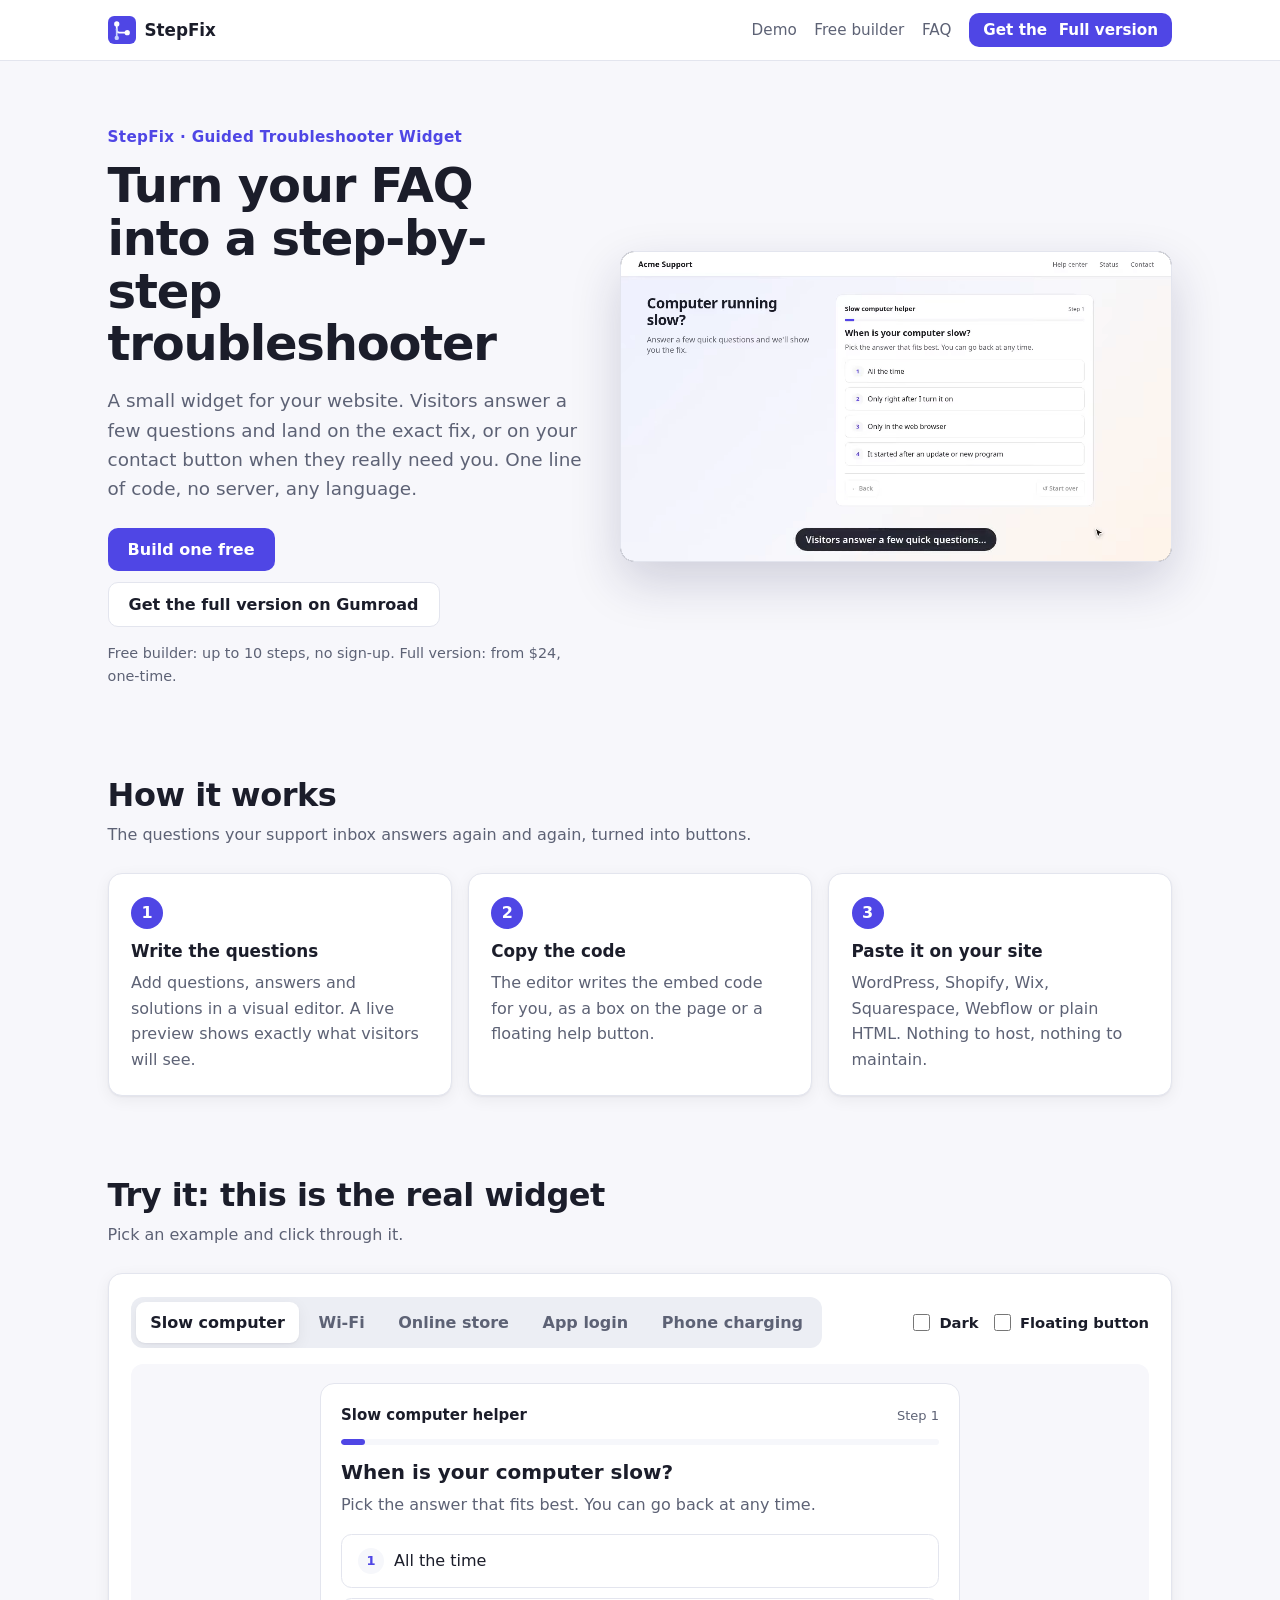
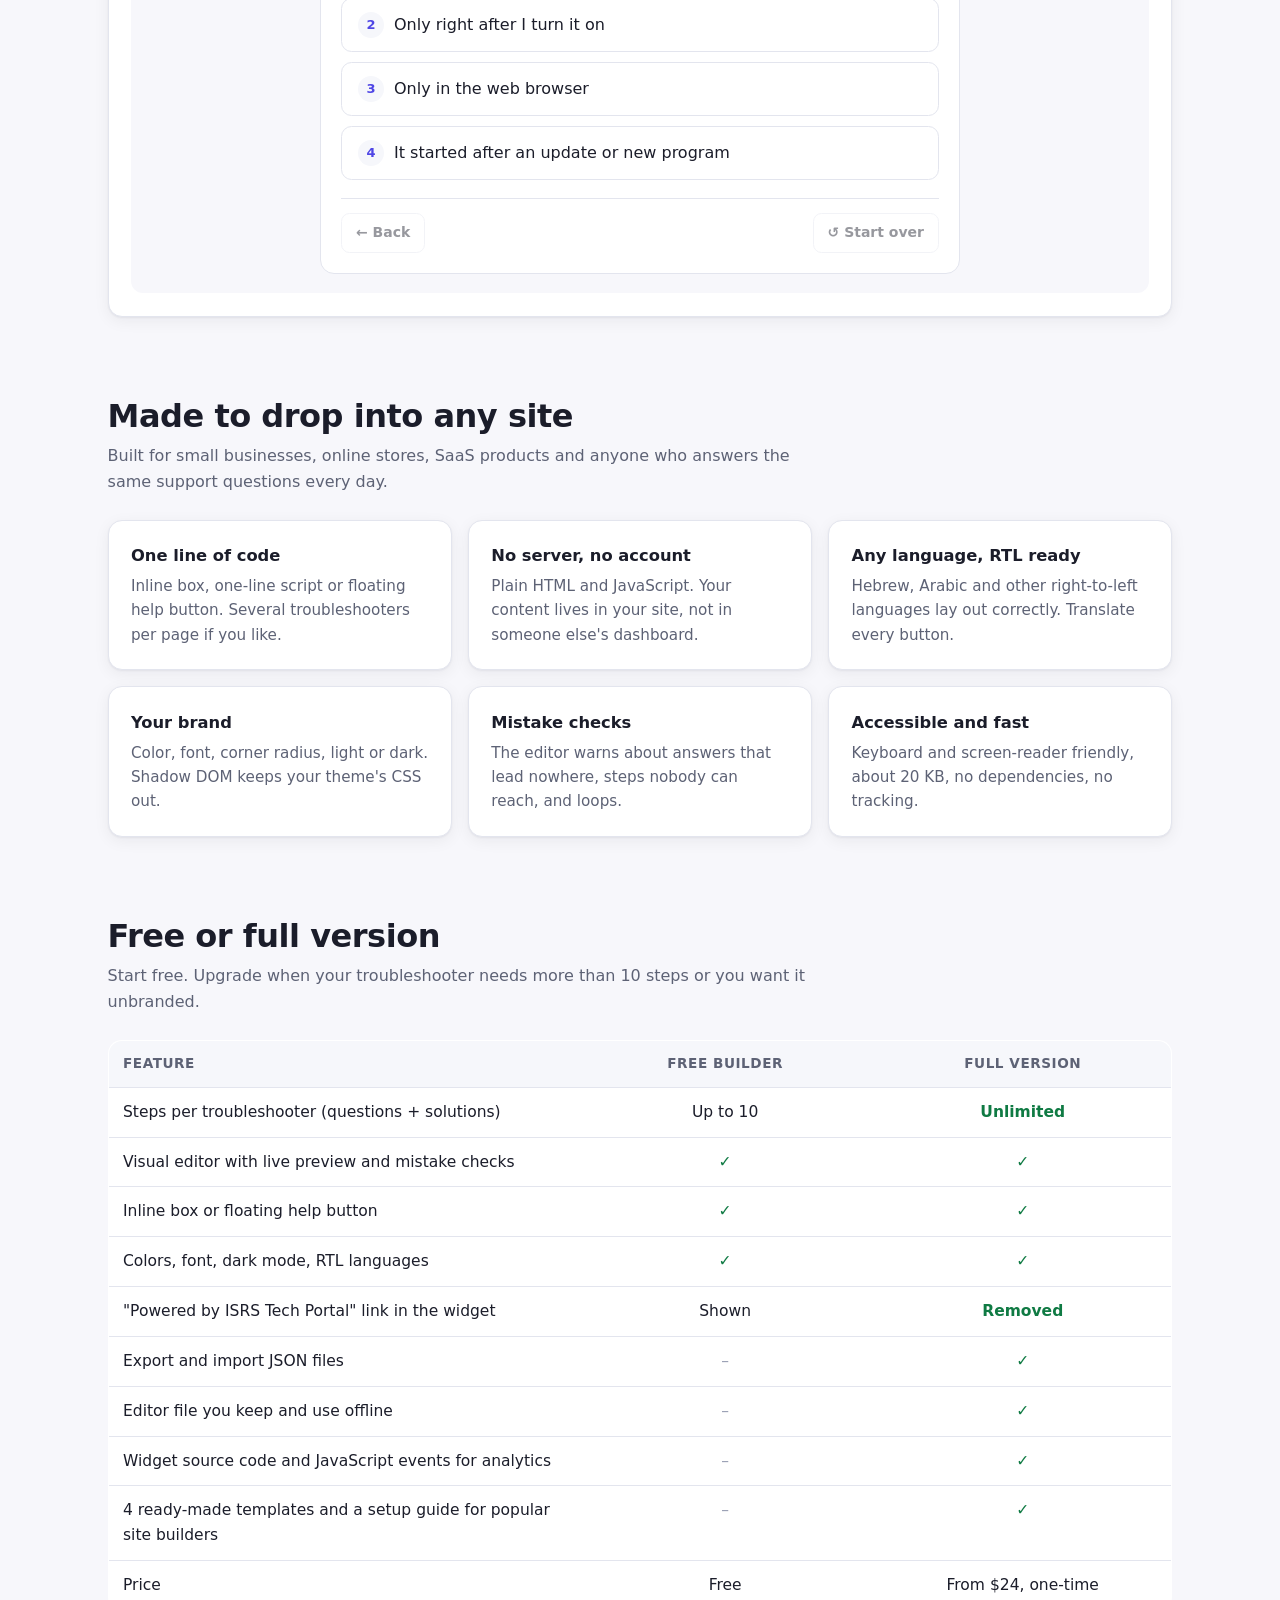
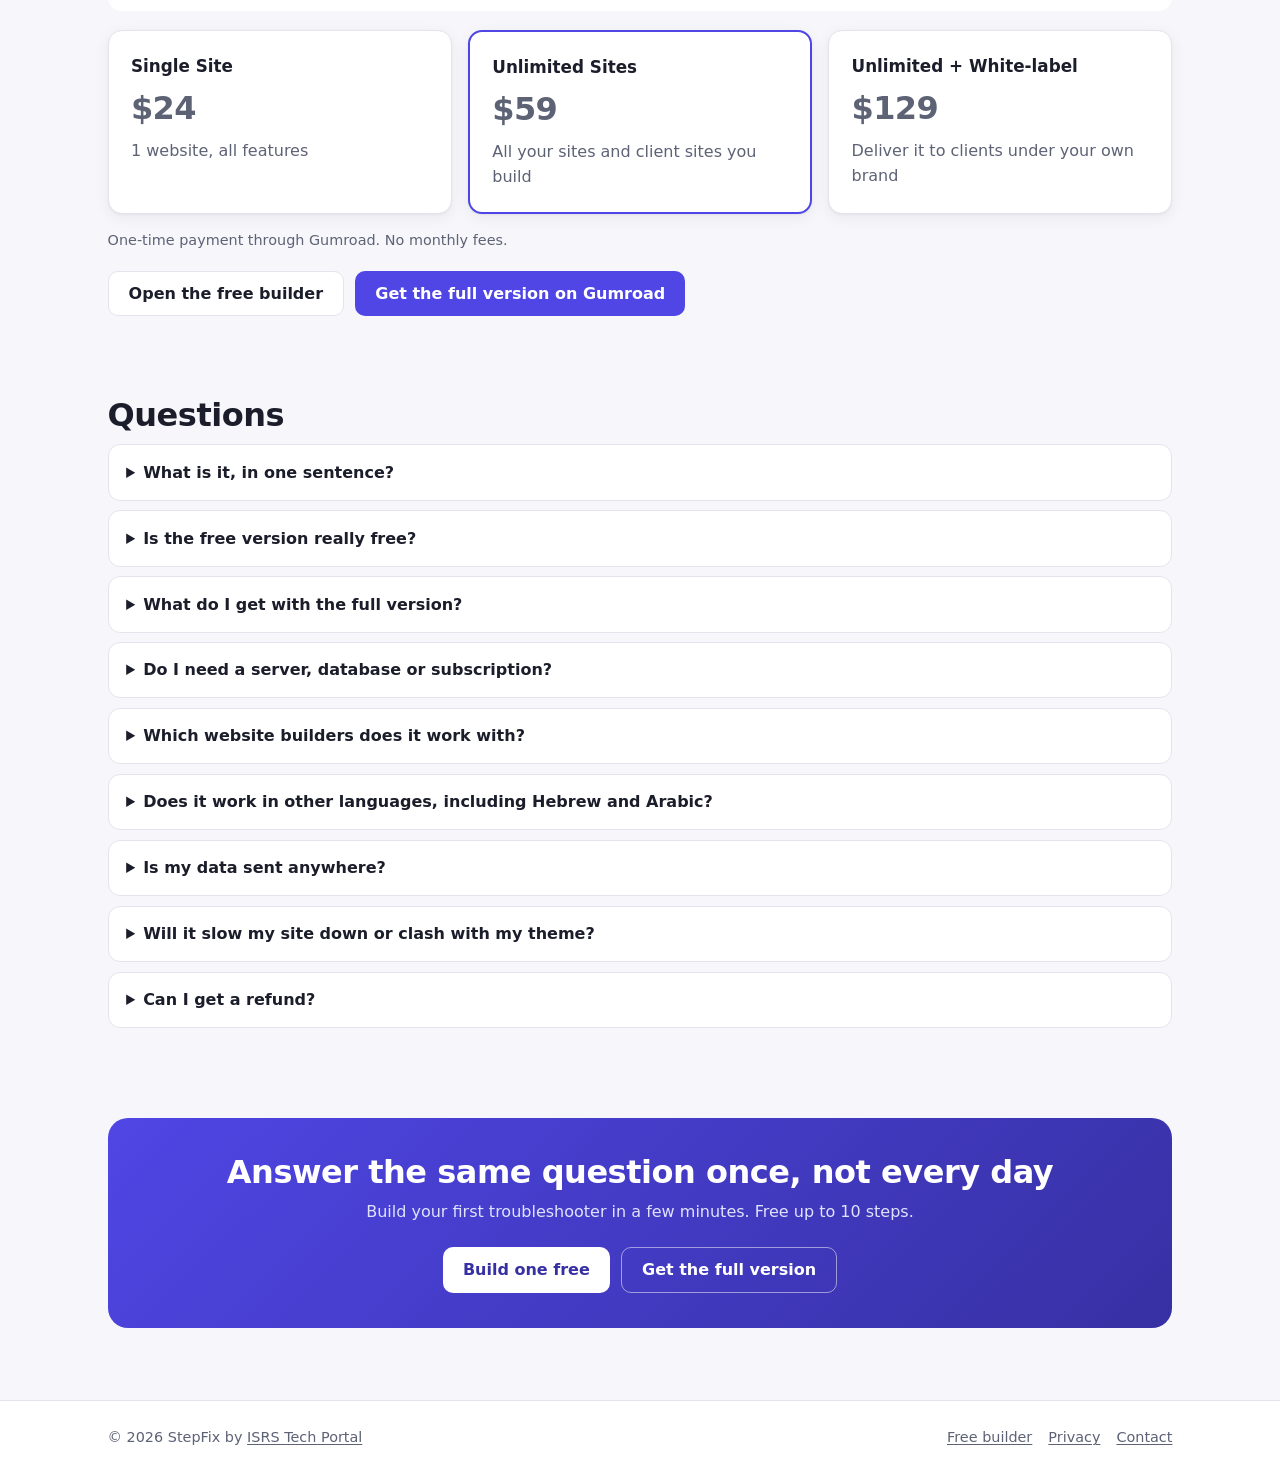
<file: index.html>
<!doctype html>
<html lang="en">
<head>
  <meta charset="utf-8">
  <meta name="viewport" content="width=device-width, initial-scale=1">
  <title>StepFix: Guided Troubleshooter Widget. Turn Your FAQ into Step-by-Step Help</title>
  <meta name="description" content="Embed a click-through troubleshooter on any website. Visitors answer a few questions and land on the right fix. Free builder for up to 10 steps, no server, no sign-up.">
  <link rel="canonical" href="https://stepfix.onrender.com/">
  <meta property="og:type" content="website">
  <meta property="og:url" content="https://stepfix.onrender.com/">
  <meta property="og:site_name" content="StepFix">
  <meta property="og:title" content="StepFix: Guided Troubleshooter Widget. Turn Your FAQ into Step-by-Step Help">
  <meta property="og:description" content="Embed a click-through troubleshooter on any website. Visitors answer a few questions and land on the right fix. Free builder for up to 10 steps, no server, no sign-up.">
  <meta property="og:image" content="https://stepfix.onrender.com/assets/img/og.png">
  <meta property="og:image:width" content="1280">
  <meta property="og:image:height" content="720">
  <meta name="twitter:card" content="summary_large_image">
  <meta name="theme-color" content="#4f46e5">
  <link rel="icon" href="/favicon.svg" type="image/svg+xml">
  <link rel="stylesheet" href="/assets/css/site.css">
  <script type="application/ld+json">{"@context": "https://schema.org", "@type": "SoftwareApplication", "name": "StepFix: Guided Troubleshooter Widget", "url": "https://stepfix.onrender.com/", "offers": {"@type": "AggregateOffer", "priceCurrency": "USD", "lowPrice": "24", "highPrice": "129", "offerCount": "3"}, "applicationCategory": "BusinessApplication", "operatingSystem": "Any (web browser)", "description": "Embed a click-through troubleshooter on any website. Visitors answer a few questions and land on the right fix. Free builder for up to 10 steps, no server, no sign-up.", "softwareVersion": "1.0", "publisher": {"@type": "Organization", "name": "ISRS Tech Portal", "url": "https://isrstechportal.onrender.com/"}}</script>
  <script type="application/ld+json">{"@context": "https://schema.org", "@type": "FAQPage", "mainEntity": [{"@type": "Question", "name": "What is it, in one sentence?", "acceptedAnswer": {"@type": "Answer", "text": "A small widget you paste into your website that asks visitors a few questions and leads them to the right answer or fix, like a support agent's checklist turned into buttons."}}, {"@type": "Question", "name": "Is the free version really free?", "acceptedAnswer": {"@type": "Answer", "text": "Yes. The free builder makes troubleshooters with up to 10 steps (questions and solutions together). It gives you embed code that you paste into your site, with a small \"Powered by ISRS Tech Portal\" link in the widget. No account, no email, no time limit."}}, {"@type": "Question", "name": "What do I get with the full version?", "acceptedAnswer": {"@type": "Answer", "text": "Unlimited steps, no \"Powered by\" link, JSON import and export, the visual editor as a file you keep and use offline, the widget source, 4 ready-made templates, a setup guide for WordPress, Shopify, Wix and Squarespace, and an event API for analytics. It is a one-time purchase on Gumroad: $24 for one site, $59 for unlimited sites, $129 with white-label rights."}}, {"@type": "Question", "name": "Do I need a server, database or subscription?", "acceptedAnswer": {"@type": "Answer", "text": "No. Everything is static HTML and JavaScript that runs in the visitor's browser. Paste the code into your site and you're done. There's nothing to host and nothing that can go down on our side."}}, {"@type": "Question", "name": "Which website builders does it work with?", "acceptedAnswer": {"@type": "Answer", "text": "Any site where you can add custom HTML with JavaScript: WordPress, Shopify, Webflow, Wix, Squarespace, Ghost, Carrd and plain HTML. Some builders only allow custom code on paid plans; check your plan if the widget doesn't appear."}}, {"@type": "Question", "name": "Does it work in other languages, including Hebrew and Arabic?", "acceptedAnswer": {"@type": "Answer", "text": "Yes. Write your questions in any language. Right-to-left layout turns on automatically for RTL languages, and the button texts can be translated."}}, {"@type": "Question", "name": "Is my data sent anywhere?", "acceptedAnswer": {"@type": "Answer", "text": "No. The builder saves your work only in your own browser. The widget doesn't use cookies, doesn't track visitors and makes no calls to us. See the privacy page."}}, {"@type": "Question", "name": "Will it slow my site down or clash with my theme?", "acceptedAnswer": {"@type": "Answer", "text": "The widget is about 20 KB with no dependencies. It renders inside a Shadow DOM, so your theme's CSS can't break it and it can't change your site."}}, {"@type": "Question", "name": "Can I get a refund?", "acceptedAnswer": {"@type": "Answer", "text": "Refunds are handled through Gumroad according to the policy shown on the product page."}}]}</script>
  <script src="/assets/js/troubleshooter.min.js" defer></script>
  <script src="/assets/js/landing.js" defer></script>
</head>
<body>
<a class="skip-link" href="#main">Skip to content</a>
<header class="site-header"><div class="container">
  <a class="logo" href="/"><img src="/assets/img/favicon.svg" width="28" height="28" alt=""><span>StepFix</span></a>
  <nav class="nav" aria-label="Main">
    <a class="hide-sm" href="/#demo">Demo</a>
    <a class="hide-sm" href="/editor/">Free builder</a>
    <a class="hide-sm" href="/#faq">FAQ</a>
    <a class="btn" href="https://designstogetinspired.gumroad.com/l/stepfix"><span class="hide-sm">Get the&nbsp;</span>Full version</a>
  </nav>
</div></header>
<main id="main">
<div class="container">
<section class="hero" aria-labelledby="hero-h">
  <div>
    <p class="eyebrow">StepFix · Guided Troubleshooter Widget</p>
    <h1 id="hero-h">Turn your FAQ into a step-by-step troubleshooter</h1>
    <p class="lead">A small widget for your website. Visitors answer a few questions and land on the exact fix, or on your contact button when they really need you. One line of code, no server, any language.</p>
    <div class="actions"><a class="btn" href="/editor/">Build one free</a><a class="btn secondary" href="https://designstogetinspired.gumroad.com/l/stepfix">Get the full version on Gumroad</a></div>
    <p class="note">Free builder: up to 10 steps, no sign-up. Full version: from $24, one-time.</p>
  </div>
  <div class="video">
    <video autoplay muted loop playsinline preload="auto" poster="/assets/demo-poster.jpg" width="1280" height="720" aria-label="Short demo: a visitor clicks through questions to a solution, then a question is added in the editor">
      <source src="/assets/demo.webm" type="video/webm">
      <source src="/assets/demo.mp4" type="video/mp4">
    </video>
  </div>
</section>

<section aria-labelledby="how-h">
  <h2 id="how-h">How it works</h2>
  <p class="sub">The questions your support inbox answers again and again, turned into buttons.</p>
  <ol class="steps">
    <li class="card"><h3>Write the questions</h3><p>Add questions, answers and solutions in a visual editor. A live preview shows exactly what visitors will see.</p></li>
    <li class="card"><h3>Copy the code</h3><p>The editor writes the embed code for you, as a box on the page or a floating help button.</p></li>
    <li class="card"><h3>Paste it on your site</h3><p>WordPress, Shopify, Wix, Squarespace, Webflow or plain HTML. Nothing to host, nothing to maintain.</p></li>
  </ol>
</section>

<section id="demo" aria-labelledby="demo-h">
  <h2 id="demo-h">Try it: this is the real widget</h2>
  <p class="sub">Pick an example and click through it.</p>
  <div class="card">
    <div class="demo-bar">
      <div class="tabs" role="tablist" aria-label="Example troubleshooters">
        <button class="tab" role="tab" aria-selected="true" data-template="slow-computer">Slow computer</button>
        <button class="tab" role="tab" aria-selected="false" tabindex="-1" data-template="wifi-router">Wi-Fi</button>
        <button class="tab" role="tab" aria-selected="false" tabindex="-1" data-template="online-store-orders">Online store</button>
        <button class="tab" role="tab" aria-selected="false" tabindex="-1" data-template="saas-login">App login</button>
        <button class="tab" role="tab" aria-selected="false" tabindex="-1" data-template="simple-format-sample">Phone charging</button>
      </div>
      <div class="actions"><label class="check"><input type="checkbox" id="optDark"> Dark</label><label class="check"><input type="checkbox" id="optFloat"> Floating button</label></div>
    </div>
    <div class="stage"><div id="demoWidget"></div><p id="floatNote" class="float-note hidden">The help button is now in the corner of this page. Click it.</p></div>
  </div>
</section>

<section aria-labelledby="feat-h">
  <h2 id="feat-h">Made to drop into any site</h2>
  <p class="sub">Built for small businesses, online stores, SaaS products and anyone who answers the same support questions every day.</p>
  <div class="features">
    <div class="card"><h3>One line of code</h3><p>Inline box, one-line script or floating help button. Several troubleshooters per page if you like.</p></div>
    <div class="card"><h3>No server, no account</h3><p>Plain HTML and JavaScript. Your content lives in your site, not in someone else's dashboard.</p></div>
    <div class="card"><h3>Any language, RTL ready</h3><p>Hebrew, Arabic and other right-to-left languages lay out correctly. Translate every button.</p></div>
    <div class="card"><h3>Your brand</h3><p>Color, font, corner radius, light or dark. Shadow DOM keeps your theme's CSS out.</p></div>
    <div class="card"><h3>Mistake checks</h3><p>The editor warns about answers that lead nowhere, steps nobody can reach, and loops.</p></div>
    <div class="card"><h3>Accessible and fast</h3><p>Keyboard and screen-reader friendly, about 20 KB, no dependencies, no tracking.</p></div>
  </div>
</section>

<section id="pricing" aria-labelledby="cmp-h">
  <h2 id="cmp-h">Free or full version</h2>
  <p class="sub">Start free. Upgrade when your troubleshooter needs more than 10 steps or you want it unbranded.</p>
  <div class="table-wrap"><table class="compare">
    <thead><tr><th scope="col">Feature</th><th scope="col">Free builder</th><th scope="col">Full version</th></tr></thead>
    <tbody>
      <tr><td>Steps per troubleshooter (questions + solutions)</td><td>Up to 10</td><td class="yes">Unlimited</td></tr>
      <tr><td>Visual editor with live preview and mistake checks</td><td class="yes">✓</td><td class="yes">✓</td></tr>
      <tr><td>Inline box or floating help button</td><td class="yes">✓</td><td class="yes">✓</td></tr>
      <tr><td>Colors, font, dark mode, RTL languages</td><td class="yes">✓</td><td class="yes">✓</td></tr>
      <tr><td>"Powered by ISRS Tech Portal" link in the widget</td><td>Shown</td><td class="yes">Removed</td></tr>
      <tr><td>Export and import JSON files</td><td class="no">–</td><td class="yes">✓</td></tr>
      <tr><td>Editor file you keep and use offline</td><td class="no">–</td><td class="yes">✓</td></tr>
      <tr><td>Widget source code and JavaScript events for analytics</td><td class="no">–</td><td class="yes">✓</td></tr>
      <tr><td>4 ready-made templates and a setup guide for popular site builders</td><td class="no">–</td><td class="yes">✓</td></tr>
      <tr><td>Price</td><td>Free</td><td>From $24, one-time</td></tr>
    </tbody>
  </table></div>
  <div class="tiers">
    <div class="card tier"><h3>Single Site</h3><p class="price">$24</p><p>1 website, all features</p></div>
    <div class="card tier featured"><h3>Unlimited Sites</h3><p class="price">$59</p><p>All your sites and client sites you build</p></div>
    <div class="card tier"><h3>Unlimited + White-label</h3><p class="price">$129</p><p>Deliver it to clients under your own brand</p></div>
  </div>
  <p class="note">One-time payment through Gumroad. No monthly fees.</p>
  <div class="actions" style="margin-top:1.2rem"><a class="btn secondary" href="/editor/">Open the free builder</a><a class="btn" href="https://designstogetinspired.gumroad.com/l/stepfix">Get the full version on Gumroad</a></div>
</section>

<section id="faq" class="faq" aria-labelledby="faq-h">
  <h2 id="faq-h">Questions</h2>
  <details><summary>What is it, in one sentence?</summary><p>A small widget you paste into your website that asks visitors a few questions and leads them to the right answer or fix, like a support agent's checklist turned into buttons.</p></details>
  <details><summary>Is the free version really free?</summary><p>Yes. The free builder makes troubleshooters with up to 10 steps (questions and solutions together). It gives you embed code that you paste into your site, with a small "Powered by ISRS Tech Portal" link in the widget. No account, no email, no time limit.</p></details>
  <details><summary>What do I get with the full version?</summary><p>Unlimited steps, no "Powered by" link, JSON import and export, the visual editor as a file you keep and use offline, the widget source, 4 ready-made templates, a setup guide for WordPress, Shopify, Wix and Squarespace, and an event API for analytics. It is a one-time purchase on Gumroad: $24 for one site, $59 for unlimited sites, $129 with white-label rights.</p></details>
  <details><summary>Do I need a server, database or subscription?</summary><p>No. Everything is static HTML and JavaScript that runs in the visitor's browser. Paste the code into your site and you're done. There's nothing to host and nothing that can go down on our side.</p></details>
  <details><summary>Which website builders does it work with?</summary><p>Any site where you can add custom HTML with JavaScript: WordPress, Shopify, Webflow, Wix, Squarespace, Ghost, Carrd and plain HTML. Some builders only allow custom code on paid plans; check your plan if the widget doesn't appear.</p></details>
  <details><summary>Does it work in other languages, including Hebrew and Arabic?</summary><p>Yes. Write your questions in any language. Right-to-left layout turns on automatically for RTL languages, and the button texts can be translated.</p></details>
  <details><summary>Is my data sent anywhere?</summary><p>No. The builder saves your work only in your own browser. The widget doesn't use cookies, doesn't track visitors and makes no calls to us. See the privacy page.</p></details>
  <details><summary>Will it slow my site down or clash with my theme?</summary><p>The widget is about 20 KB with no dependencies. It renders inside a Shadow DOM, so your theme's CSS can't break it and it can't change your site.</p></details>
  <details><summary>Can I get a refund?</summary><p>Refunds are handled through Gumroad according to the policy shown on the product page.</p></details>
</section>

<section aria-label="Get started">
  <div class="cta-band">
    <h2>Answer the same question once, not every day</h2>
    <p>Build your first troubleshooter in a few minutes. Free up to 10 steps.</p>
    <div class="actions" style="justify-content:center"><a class="btn" href="/editor/">Build one free</a><a class="btn ghost" href="https://designstogetinspired.gumroad.com/l/stepfix">Get the full version</a></div>
  </div>
</section>
</div>
</main>
<footer class="site-footer"><div class="container">
  <span>&copy; 2026 StepFix by <a href="https://isrstechportal.onrender.com/">ISRS Tech Portal</a></span>
  <nav aria-label="Footer"><a href="/editor/">Free builder</a><a href="/privacy/">Privacy</a><a href="https://isrstechportal.onrender.com/contact/">Contact</a></nav>
</div></footer>
</body>
</html>
</file>
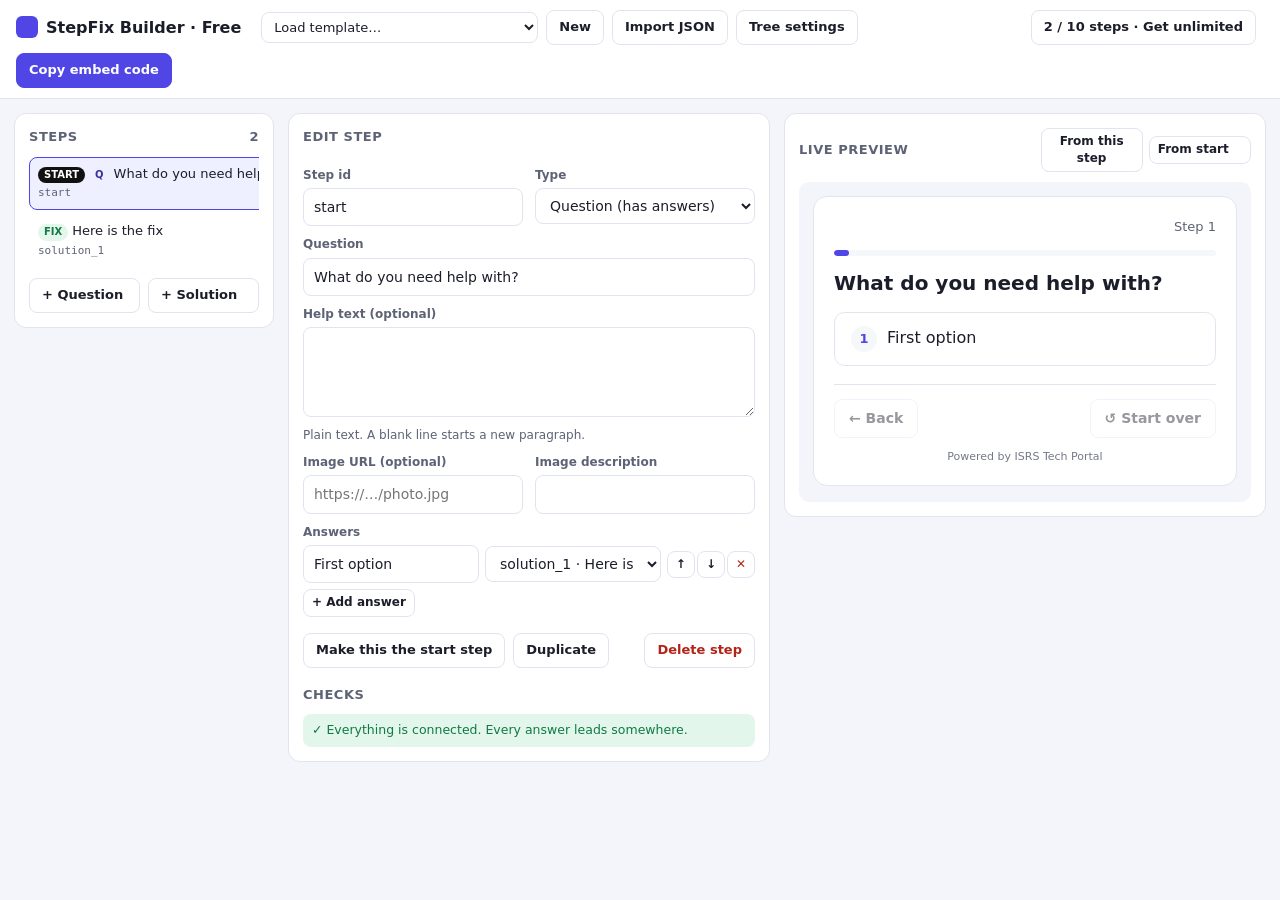
<file: editor/index.html>
<!doctype html>
<html lang="en">
<head>
<meta charset="utf-8">
<meta name="viewport" content="width=device-width, initial-scale=1">
<title>StepFix Free Builder: Make a Step-by-Step Troubleshooter Widget</title>
<meta name="description" content="Build a click-through troubleshooting or FAQ widget for your website for free, up to 10 steps. Live preview, mistake checks, copy-paste embed code. Runs in your browser.">
<link rel="canonical" href="https://stepfix.onrender.com/editor/">
<meta property="og:type" content="website"><meta property="og:url" content="https://stepfix.onrender.com/editor/"><meta property="og:title" content="StepFix Free Builder: Make a Step-by-Step Troubleshooter Widget"><meta property="og:description" content="Build a click-through troubleshooting or FAQ widget for your website for free, up to 10 steps. Live preview, mistake checks, copy-paste embed code. Runs in your browser."><meta property="og:image" content="https://stepfix.onrender.com/assets/img/og.png"><meta name="twitter:card" content="summary_large_image">
<link rel="icon" href="/favicon.svg" type="image/svg+xml">
<script>window.GT_UPGRADE_URL = 'https://designstogetinspired.gumroad.com/l/stepfix';</script>

<style>
:root{--bg:#f4f5fa;--surface:#fff;--text:#1b1d2a;--muted:#5d6275;--border:#e1e4ee;--brand:#4f46e5;--brand-dark:#3730a3;--soft:#eef0ff;--err:#b42318;--err-bg:#fde8e7;--warn:#8a5a00;--warn-bg:#fff4d6;--ok:#0f7a43;--ok-bg:#e3f6ec;font-family:system-ui,-apple-system,"Segoe UI",Roboto,Arial,sans-serif}
*{box-sizing:border-box}[hidden]{display:none!important}body{margin:0;background:var(--bg);color:var(--text);font-size:14px;line-height:1.45}
header{display:flex;align-items:center;gap:8px;flex-wrap:wrap;padding:10px 16px;background:var(--surface);border-bottom:1px solid var(--border);position:sticky;top:0;z-index:5}
header h1{font-size:16px;margin:0 12px 0 0;display:flex;align-items:center;gap:8px}header h1 span{width:22px;height:22px;border-radius:6px;background:var(--brand);display:inline-block}
.spacer{flex:1}
button,.btn{font:inherit;font-weight:600;font-size:13px;padding:7px 12px;border-radius:8px;border:1px solid var(--border);background:var(--surface);color:var(--text);cursor:pointer;display:inline-flex;align-items:center;gap:6px}
button:hover{border-color:var(--brand);color:var(--brand)}button.primary{background:var(--brand);color:#fff;border-color:var(--brand)}button.primary:hover,a.btn.primary:hover{background:var(--brand-dark);color:#fff}a.btn{text-decoration:none}a.btn.primary{background:var(--brand);color:#fff;border-color:var(--brand)}
button.danger{color:var(--err)}button.danger:hover{border-color:var(--err)}button.small{padding:4px 8px;font-size:12px}
button:focus-visible,input:focus-visible,select:focus-visible,textarea:focus-visible{outline:3px solid var(--brand);outline-offset:1px}
main{display:grid;grid-template-columns:260px minmax(340px,1fr) minmax(340px,1fr);gap:14px;padding:14px;align-items:start}
@media(max-width:1100px){main{grid-template-columns:240px 1fr}#previewCol{grid-column:1/-1}}
@media(max-width:700px){main{grid-template-columns:1fr}}
.panel{background:var(--surface);border:1px solid var(--border);border-radius:12px;padding:14px}
.panel h2{font-size:13px;text-transform:uppercase;letter-spacing:.04em;color:var(--muted);margin:0 0 10px;display:flex;justify-content:space-between;align-items:center}
#nodeList{list-style:none;margin:0 0 10px;padding:0;display:grid;gap:4px;max-height:calc(100vh - 260px);overflow:auto}
#nodeList button{width:100%;text-align:start;display:block;border-color:transparent;background:transparent;font-weight:500;padding:7px 8px}
#nodeList button:hover{background:var(--bg);color:var(--text)}#nodeList button[aria-current=true]{background:var(--soft);border-color:var(--brand)}
#nodeList .t{display:block;white-space:nowrap;overflow:hidden;text-overflow:ellipsis}#nodeList .id{font-size:11px;color:var(--muted);font-family:ui-monospace,monospace}
.pill{display:inline-block;font-size:10px;font-weight:700;padding:1px 6px;border-radius:99px;margin-inline-end:4px;text-transform:uppercase}.pill.q{background:var(--soft);color:var(--brand-dark)}.pill.s{background:var(--ok-bg);color:var(--ok)}.pill.start{background:#111;color:#fff}.pill.bad{background:var(--err-bg);color:var(--err)}
label{display:block;font-weight:600;font-size:12px;color:var(--muted);margin:10px 0 4px}
input[type=text],input[type=url],select,textarea{width:100%;font:inherit;padding:8px 10px;border:1px solid var(--border);border-radius:8px;background:#fff;color:var(--text)}
textarea{min-height:90px;resize:vertical}header select{width:auto;padding:6px 8px;font-size:13px}.row{display:flex;gap:8px;align-items:center}.row>*{flex:1}.row>.fixed{flex:0 0 auto}
.answer{display:grid;grid-template-columns:1fr 1fr auto;gap:6px;align-items:center;margin-bottom:6px}.answer .ctl{display:flex;gap:2px}
@media(max-width:520px){.answer{grid-template-columns:1fr}}
.hint{color:var(--muted);font-size:12px;margin:4px 0 0}
#issues{list-style:none;padding:0;margin:0;display:grid;gap:6px;max-height:220px;overflow:auto}#issues li{padding:7px 9px;border-radius:8px;font-size:12.5px;cursor:pointer}
#issues .e{background:var(--err-bg);color:var(--err)}#issues .w{background:var(--warn-bg);color:var(--warn)}#issues .ok{background:var(--ok-bg);color:var(--ok);cursor:default}
#preview{min-height:320px;background:var(--bg);border-radius:10px;padding:14px}
dialog{border:0;border-radius:14px;padding:0;max-width:min(720px,94vw);width:100%;box-shadow:0 20px 60px rgba(0,0,0,.3)}dialog::backdrop{background:rgba(15,17,30,.45)}
.dlg{padding:20px}.dlg h3{margin:0 0 6px;font-size:18px}.dlg .actions{display:flex;justify-content:flex-end;gap:8px;margin-top:16px}
pre.code,textarea.code{font-family:ui-monospace,Menlo,Consolas,monospace;font-size:12.5px;background:#0f1222;color:#e6e8f2;border-radius:10px;padding:12px;white-space:pre-wrap;word-break:break-all;min-height:120px;width:100%;border:0}
.toast{position:fixed;bottom:18px;left:50%;transform:translateX(-50%);background:#111;color:#fff;padding:9px 16px;border-radius:99px;font-weight:600;z-index:50;opacity:0;transition:opacity .2s;pointer-events:none}.toast.show{opacity:1}
.grid2{display:grid;grid-template-columns:1fr 1fr;gap:0 12px}.empty{color:var(--muted);text-align:center;padding:30px 10px}
fieldset{border:1px solid var(--border);border-radius:10px;padding:4px 12px 12px;margin:12px 0 0}legend{font-weight:700;font-size:12px;padding:0 4px}
</style>
</head>
<body>
<header>
  <h1><a href="/" style="display:flex;align-items:center;gap:8px;color:inherit;text-decoration:none" aria-label="StepFix home"><span aria-hidden="true"></span></a>StepFix Editor</h1>
  <select id="templatePick" aria-label="Load a template"><option value="">Load template…</option></select>
  <button id="btnNew" type="button">New</button>
  <button id="btnImport" type="button">Import JSON</button>
  <input id="fileInput" type="file" accept=".json,application/json" hidden>
  <button id="btnExport" type="button">Export JSON</button>
  <button id="btnSettings" type="button">Tree settings</button>
  <span class="spacer"></span>
  <span id="saveState" class="hint" aria-live="polite"></span>
  <button id="btnEmbed" class="primary" type="button">Copy embed code</button>
</header>
<main>
  <section class="panel" aria-labelledby="h-steps">
    <h2 id="h-steps">Steps <span id="count"></span></h2>
    <ul id="nodeList"></ul>
    <div class="row"><button id="addQ" type="button">+ Question</button><button id="addS" type="button">+ Solution</button></div>
  </section>
  <section class="panel" aria-labelledby="h-edit">
    <h2 id="h-edit">Edit step</h2>
    <div id="form"></div>
    <h2 style="margin-top:18px">Checks</h2>
    <ul id="issues" aria-live="polite"></ul>
  </section>
  <section class="panel" id="previewCol" aria-labelledby="h-prev">
    <h2 id="h-prev">Live preview <span class="row fixed" style="gap:6px"><button id="prevFrom" class="small" type="button">From this step</button><button id="prevStart" class="small" type="button">From start</button></span></h2>
    <div id="preview"><div id="previewHost"></div></div>
  </section>
</main>

<dialog id="dlgSettings"><form method="dialog" class="dlg">
  <h3>Tree settings</h3><p class="hint">Saved inside the JSON file. Data attributes on the embed code override these.</p>
  <div class="grid2">
    <div><label for="sTitle">Widget title (optional)</label><input id="sTitle" type="text" data-cfg="title"></div>
    <div><label for="sStart">Start step</label><select id="sStart"></select></div>
    <div><label for="sLang">Language code</label><input id="sLang" type="text" data-cfg="lang" placeholder="e.g. en, de, ar"></div>
    <div><label for="sDir">Text direction</label><select id="sDir" data-cfg="dir"><option value="">Auto</option><option value="ltr">Left to right</option><option value="rtl">Right to left (Hebrew, Arabic)</option></select></div>
    <div><label for="sTheme">Theme</label><select id="sTheme" data-cfg="theme"><option value="light">Light</option><option value="dark">Dark</option><option value="auto">Match visitor's system</option></select></div>
    <div><label for="sColor">Primary color</label><div class="row"><input id="sColorPick" type="color" class="fixed" aria-label="Pick color"><input id="sColor" type="text" data-cfg="primaryColor" placeholder="#4f46e5"></div></div>
    <div><label for="sFont">Font family</label><input id="sFont" type="text" data-cfg="font" placeholder="inherit or e.g. Georgia, serif"></div>
    <div><label for="sRadius">Corner radius (px)</label><input id="sRadius" type="text" data-cfg="radius" placeholder="14"></div>
  </div>
  <fieldset><legend>Button texts (optional, for other languages)</legend><div class="grid2" id="labelFields"></div></fieldset>
  <div class="actions"><button class="primary" value="ok">Done</button></div>
</form></dialog>

<dialog id="dlgImport"><form method="dialog" class="dlg">
  <h3>Import a tree</h3><p class="hint">Choose a .json file, or paste JSON below. Both the original format (<code>question</code>, <code>answers</code>, <code>next</code>) and the extended format work.</p>
  <button type="button" id="pickFile">Choose file…</button>
  <label for="pasteArea">Or paste JSON</label><textarea id="pasteArea" class="code" spellcheck="false"></textarea>
  <p id="importErr" class="hint" style="color:var(--err)"></p>
  <div class="actions"><button value="cancel">Cancel</button><button type="button" id="doPaste" class="primary">Import pasted JSON</button></div>
</form></dialog>

<dialog id="dlgExport"><form method="dialog" class="dlg">
  <h3>Export JSON</h3>
  <label><input type="radio" name="fmt" value="full" checked> Full format (recommended, keeps types, texts, buttons and settings)</label>
  <label><input type="radio" name="fmt" value="legacy"> Simple array format (id, question, answers, next, image only)</label>
  <label for="fileName">File name</label><input id="fileName" type="text" value="tree.json">
  <div class="actions"><button value="cancel">Cancel</button><button type="button" id="copyJson">Copy JSON</button><button type="button" id="doExport" class="primary">Download</button></div>
</form></dialog>

<dialog id="dlgEmbed"><form method="dialog" class="dlg">
  <h3>Embed code</h3><p class="hint">Upload <code>troubleshooter.min.js</code> (and your tree file, unless you embed the tree in the code) to your site, then paste this where the widget should appear.</p>
  <div class="grid2">
    <div><label for="eMode">Style</label><select id="eMode"><option value="script">One line (shows where pasted)</option><option value="inline">Inline box (div)</option><option value="floating">Floating help button</option></select></div>
    <div><label for="eSource">Tree data</label><select id="eSource"><option value="file">Load from a JSON file</option><option value="inline">Put the tree inside the code (no extra file)</option></select></div>
    <div><label for="eHost">Widget code</label><select id="eHost"><option value="url">Link to the uploaded troubleshooter.min.js</option><option value="inline">Paste everything inline (no uploads, ~20 KB)</option></select></div>
    <div><label for="eSrc">Script URL</label><input id="eSrc" type="text" value="/troubleshooter.min.js"></div>
    <div><label for="eTree">Tree file URL</label><input id="eTree" type="text" value="/tree.json"></div>
  </div>
  <label for="eCode">Your code</label><textarea id="eCode" class="code" readonly></textarea>
  <div class="actions"><button value="cancel">Close</button><button type="button" id="copyEmbed" class="primary">Copy code</button></div>
</form></dialog>
<dialog id="dlgLimit"><form method="dialog" class="dlg">
  <h3>Free version limit reached</h3><p id="limitMsg"></p>
  <div class="actions"><button value="cancel">Keep editing</button><a class="btn primary" id="upgradeLink" href="https://designstogetinspired.gumroad.com/l/stepfix" target="_blank" rel="noopener">Get the full version</a></div>
</form></dialog>
<div class="toast" id="toast" role="status"></div>

<script id="gt-widget">/*! StepFix: Guided Troubleshooter Widget v1.0.0 | Commercial license, see LICENSE.txt | No dependencies */
!function(t,e){"use strict";var r=e.currentScript,i={en:{back:"Back",restart:"Start over",step:"Step",solution:"Suggested fix",open:"Need help?",close:"Close",loading:"Loading...",errorTitle:"This troubleshooter could not load",brokenLink:"This answer is not connected to a next step yet.",yourAnswers:"Your answers",choose:"Choose an answer"}},n=/^(he|iw|ar|fa|ur|yi|ps|sd|ug|dv)\b/i,a={restart:1};function o(t){return t&&"object"==typeof t&&!Array.isArray(t)}function s(t){return null==t?"":String(t)}function l(t){var e,r=t,i={};"string"==typeof r&&(r=JSON.parse(r)),Array.isArray(r)?e=r:o(r)?(e=r.nodes||r.questions||[],i=o(r.config)?r.config:{}):e=[];for(var n=[],a=0;a<e.length;a++){var l=e[a];if(o(l)){for(var d=Array.isArray(l.answers)?l.answers:[],h=Array.isArray(l.next)?l.next:[],p=[],g=0;g<d.length;g++){var c=d[g];o(c)?p.push({label:s(c.label||c.text),next:null!=c.next?s(c.next):s(h[g])}):p.push({label:s(c),next:s(h[g])})}var u="solution"===l.type||"question"===l.type?l.type:p.length?"question":"solution";n.push({id:s(l.id),index:a,type:u,title:s(l.title||l.question),text:s(l.text||l.description),image:s(l.image),imageAlt:s(l.imageAlt||l.alt),options:"solution"===u?[]:p,cta:o(l.cta)&&l.cta.url?{label:s(l.cta.label||l.cta.url),url:s(l.cta.url),newTab:!1!==l.cta.newTab}:null,_legacyMismatch:!o(d[0])&&d.length!==h.length&&Array.isArray(l.next)})}else n.push({id:"",_bad:!0,index:a,options:[]})}return{_n:!0,config:i,nodes:n,start:s(o(r)&&r.start||i.start||n[0]&&n[0].id)}}function d(t){var e=t&&t._n?t:null,r=[],i=[];try{e=e||l(t)}catch(t){return{errors:["The tree is not valid JSON: "+t.message],warnings:[],tree:null}}var n={};if(e.nodes.length||r.push("The tree has no steps. Add at least one question."),e.nodes.forEach(function(t){var e="Step #"+(t.index+1);t._bad?r.push(e+" is not an object."):t.id?(n[t.id]&&r.push('Two steps share the id "'+t.id+'". Ids must be unique.'),n[t.id]=t,t.title||i.push('Step "'+t.id+'" has no question or title text.'),t._legacyMismatch&&r.push('Step "'+t.id+'" has a different number of answers and next ids.'),"question"!==t.type||t.options.length||i.push('Question "'+t.id+'" has no answers, so visitors get stuck there.')):r.push(e+' has no "id".')}),e.nodes.forEach(function(t){t.options.forEach(function(e,o){e.label||i.push("Answer "+(o+1)+' in "'+t.id+'" has no label.'),e.next?n[e.next]||a[e.next]||r.push('Answer "'+(e.label||o+1)+'" in "'+t.id+'" points to "'+e.next+'", which does not exist.'):r.push('Answer "'+(e.label||o+1)+'" in "'+t.id+'" does not lead anywhere.')})}),e.nodes.length&&!n[e.start]&&r.push('The start step "'+e.start+'" does not exist.'),n[e.start]){for(var o={},s=[e.start];s.length;){var d=s.pop();!o[d]&&n[d]&&(o[d]=1,n[d].options.forEach(function(t){s.push(t.next)}))}e.nodes.forEach(function(t){t.id&&!o[t.id]&&i.push('Step "'+t.id+'" cannot be reached from the start.')});var h={},p=[];!function t(e,r){h[e]=1,n[e].options.forEach(function(i){if(n[i.next])if(1===h[i.next]){var a=r.concat(e);p.push(a.slice(a.indexOf(i.next)).concat(i.next).join(" → "))}else h[i.next]||t(i.next,r.concat(e))}),h[e]=2}(e.start,[]),p.forEach(function(t){i.push("Loop detected: "+t+". That is fine if intended, as long as visitors can reach a solution.")})}return{errors:r,warnings:i,tree:e}}function h(t,r,i){var n=e.createElement(t);if(r)for(var a in r)null!=r[a]&&!1!==r[a]&&("text"===a?n.textContent=r[a]:"on"===a.slice(0,2)?n.addEventListener(a.slice(2),r[a]):n.setAttribute(a,!0===r[a]?"":r[a]));return(i||[]).forEach(function(t){t&&n.appendChild("string"==typeof t?e.createTextNode(t):t)}),n}function p(t,r){this.host=t,this.opts=r||{},this.history=[],this.answers=[],this.root=t.shadowRoot||t.attachShadow({mode:"open"}),this.root.innerHTML="",this.root.appendChild(h("style",{text:':host{all:initial;display:block;--gt-primary:#4f46e5;--gt-on-primary:#fff;--gt-radius:14px;--gt-font:system-ui,-apple-system,"Segoe UI",Roboto,Arial,sans-serif;--gt-bg:#fff;--gt-surface:#f6f7fb;--gt-text:#1b1d2a;--gt-muted:#5d6275;--gt-border:#e3e5ee;--gt-ok:#0f7a43;--gt-ok-bg:#e3f6ec;--gt-err:#b42318;--gt-err-bg:#fde8e7}:host([data-gt-theme=dark]){--gt-bg:#171923;--gt-surface:#222533;--gt-text:#eef0f7;--gt-muted:#a3a9bd;--gt-border:#343849;--gt-ok:#5fd49a;--gt-ok-bg:#163b2a;--gt-err:#ff9b91;--gt-err-bg:#43201e}*{box-sizing:border-box}.gt{font-family:var(--gt-font);color:var(--gt-text);background:var(--gt-bg);border:1px solid var(--gt-border);border-radius:var(--gt-radius);padding:20px;line-height:1.55;font-size:16px;max-width:var(--gt-max,640px);margin:0 auto;text-align:start}.gt-head{display:flex;align-items:center;justify-content:space-between;gap:8px;margin-bottom:12px}.gt-title{font-weight:700;font-size:15px;margin:0}.gt-step{font-size:13px;color:var(--gt-muted);white-space:nowrap}.gt-bar{height:6px;border-radius:99px;background:var(--gt-surface);overflow:hidden;margin-bottom:14px}.gt-bar i{display:block;height:100%;background:var(--gt-primary);border-radius:99px;transition:width .3s}.gt-crumbs{display:flex;flex-wrap:wrap;gap:6px;margin:0 0 14px;padding:0;list-style:none;font-size:13px}.gt-crumbs button{font:inherit;font-size:13px;color:var(--gt-muted);background:var(--gt-surface);border:1px solid var(--gt-border);border-radius:99px;padding:2px 10px;cursor:pointer;max-width:220px;overflow:hidden;text-overflow:ellipsis;white-space:nowrap}.gt-crumbs button:hover{color:var(--gt-primary);border-color:var(--gt-primary)}.gt-img{display:block;max-width:100%;max-height:220px;margin:0 auto 14px;border-radius:calc(var(--gt-radius) * .6);object-fit:contain}.gt-q{font-size:20px;line-height:1.3;margin:0 0 8px;outline:none}.gt-text{color:var(--gt-muted);margin:0 0 14px}.gt-text p{margin:0 0 8px}.gt-opts{display:grid;gap:10px;margin:16px 0 4px}.gt-opt{font:inherit;text-align:start;width:100%;padding:13px 16px;border-radius:calc(var(--gt-radius) * .75);border:1.5px solid var(--gt-border);background:var(--gt-bg);color:var(--gt-text);cursor:pointer;display:flex;align-items:center;gap:10px;transition:border-color .15s,background .15s}.gt-opt:hover{border-color:var(--gt-primary);background:var(--gt-surface)}.gt-opt b{flex:0 0 26px;height:26px;border-radius:50%;background:var(--gt-surface);color:var(--gt-primary);display:grid;place-items:center;font-size:13px}.gt-opt[aria-disabled=true]{opacity:.55;cursor:not-allowed}button:focus-visible,a:focus-visible{outline:3px solid var(--gt-primary);outline-offset:2px}.gt-badge{display:inline-block;font-size:12px;font-weight:700;padding:3px 10px;border-radius:99px;background:var(--gt-ok-bg);color:var(--gt-ok);margin-bottom:10px}.gt-cta{display:inline-flex;align-items:center;gap:6px;margin-top:6px;padding:11px 18px;border-radius:calc(var(--gt-radius) * .75);background:var(--gt-primary);color:var(--gt-on-primary);font-weight:600;text-decoration:none}.gt-cta:hover{filter:brightness(1.08)}.gt-foot{display:flex;justify-content:space-between;gap:8px;margin-top:18px;padding-top:14px;border-top:1px solid var(--gt-border)}.gt-btn{font:inherit;font-size:14px;font-weight:600;padding:8px 14px;border-radius:calc(var(--gt-radius) * .6);border:1px solid var(--gt-border);background:var(--gt-bg);color:var(--gt-text);cursor:pointer}.gt-btn:hover:not(:disabled){border-color:var(--gt-primary);color:var(--gt-primary)}.gt-btn:disabled{opacity:.45;cursor:default}.gt-note{font-size:14px;padding:10px 12px;border-radius:10px;background:var(--gt-err-bg);color:var(--gt-err);margin-top:10px}.gt-err ul{margin:8px 0 0;padding-inline-start:20px}.gt-brand{display:block;text-align:center;font-size:11px;margin-top:10px;color:var(--gt-muted);text-decoration:none;opacity:.85}.gt-brand:hover{color:var(--gt-primary);text-decoration:underline}.gt-sr{position:absolute;width:1px;height:1px;overflow:hidden;clip:rect(0 0 0 0);white-space:nowrap}.gt-launch{position:fixed;bottom:20px;right:20px;z-index:2147483000;font-family:var(--gt-font);font-size:15px;font-weight:600;border:0;border-radius:99px;padding:13px 20px;background:var(--gt-primary);color:var(--gt-on-primary);box-shadow:0 6px 24px rgba(0,0,0,.2);cursor:pointer}.gt-panel{position:fixed;bottom:84px;right:20px;z-index:2147483000;width:min(400px,calc(100vw - 24px));max-height:calc(100vh - 110px);overflow:auto;box-shadow:0 12px 40px rgba(0,0,0,.25);border-radius:var(--gt-radius)}.gt-panel .gt{max-width:none}.gt-left .gt-launch,.gt-left .gt-panel{right:auto;left:20px}.gt-x{font:inherit;font-size:20px;line-height:1;background:none;border:0;color:var(--gt-muted);cursor:pointer;padding:2px 6px}@media(max-width:480px){.gt{padding:16px}.gt-q{font-size:18px}.gt-panel{right:12px;left:12px;width:auto;bottom:78px}}@media(prefers-reduced-motion:reduce){*{transition:none!important}}'})),this.mountPoint=h("div"),this.root.appendChild(this.mountPoint),t.setAttribute("data-gt-ready",""),this.applyTheme({}),this.mountPoint.appendChild(h("div",{class:"gt",role:"status",text:this.label("loading")}));var i,n=this;(i=this.opts.tree,new Promise(function(t,r){if(i&&"object"==typeof i)return t(i);if(!(i=s(i).trim()))return r(new Error('No tree was given. Add data-tree="your-tree.json".'));if("["===i.charAt(0)||"{"===i.charAt(0))try{return t(JSON.parse(i))}catch(t){return r(new Error("The inline tree is not valid JSON: "+t.message))}if("#"===i.charAt(0)){var n=e.querySelector(i);if(!n)return r(new Error("No element matches "+i+"."));try{return t(JSON.parse(n.textContent))}catch(t){return r(new Error("The JSON inside "+i+" is not valid: "+t.message))}}fetch(i,{credentials:"same-origin"}).then(function(t){if(!t.ok)throw new Error("Could not load "+i+" (HTTP "+t.status+").");return t.text()}).then(function(e){try{t(JSON.parse(e))}catch(t){r(new Error(i+" is not valid JSON: "+t.message))}}).catch(function(t){r(t instanceof Error?t:new Error(String(t)))})})).then(function(t){n.setTree(t)},function(t){n.showErrors([t.message||String(t)])})}var g=p.prototype;g.cfg=function(t){var e=this.opts[t];return null!=e&&""!==e?e:(this.config||{})[t]},g.label=function(t){var e=this.config&&this.config.labels||{};return(this.opts.labels||{})[t]||e[t]||i.en[t]},g.applyTheme=function(r){this.config=r;var i=this.host.style,a=this.cfg("primaryColor");a&&(i.setProperty("--gt-primary",a),i.setProperty("--gt-on-primary",function(t){var e=/^#?([0-9a-f]{6}|[0-9a-f]{3})$/i.exec(t||"");if(!e)return"#fff";var r=3===e[1].length?e[1].replace(/./g,"$&$&"):e[1];return(299*parseInt(r.substr(0,2),16)+587*parseInt(r.substr(2,2),16)+114*parseInt(r.substr(4,2),16))/1e3>160?"#111":"#fff"}(a))),this.cfg("font")&&i.setProperty("--gt-font",this.cfg("font"));var o=this.cfg("radius");null!=o&&""!==o&&i.setProperty("--gt-radius",/^\d+(\.\d+)?$/.test(String(o))?o+"px":o),this.cfg("maxWidth")&&i.setProperty("--gt-max",/^\d+$/.test(String(this.cfg("maxWidth")))?this.cfg("maxWidth")+"px":this.cfg("maxWidth"));var s=this.cfg("theme")||"light";"auto"===s&&(s=t.matchMedia&&t.matchMedia("(prefers-color-scheme: dark)").matches?"dark":"light"),this.host.setAttribute("data-gt-theme",s);var l=this.cfg("lang")||e.documentElement.lang||"",d=this.cfg("dir");d&&"auto"!==d||(d=n.test(l)||"rtl"===e.documentElement.dir?"rtl":"ltr"),this.dir=d,this.lang=l},g.setTree=function(e){var r=d(e);if(!r.tree)return this.showErrors(r.errors);this.tree=r.tree,this.applyTheme(r.tree.config),this.map={};var i=this;return r.tree.nodes.forEach(function(t){t.id&&(i.map[t.id]=t)}),this.validation=r,r.warnings.length&&t.console&&console.warn("[Troubleshooter] "+r.warnings.join("\n")),r.errors.length&&!this.cfg("lenient")?this.showErrors(r.errors):(this.startId=s(this.opts.start||r.tree.start),this.map[this.startId]?(this.history=[this.startId],this.answers=[],"floating"===this.cfg("mode")?this.buildFloating():this.render(),void this.emit("ready",{validation:r})):this.showErrors(['The start step "'+this.startId+'" does not exist.']))},g.emit=function(t,e){try{this.host.dispatchEvent(new CustomEvent("troubleshooter:"+t,{bubbles:!0,composed:!0,detail:e||{}}))}catch(t){}},g.shell=function(){return h("div",{class:"gt",dir:this.dir,lang:this.lang||null})},g.showErrors=function(e){this.mountPoint.innerHTML="";var r=this.shell();r.classList.add("gt-err"),r.appendChild(h("div",{class:"gt-note",role:"alert"},[h("strong",{text:this.label("errorTitle")}),h("ul",null,e.slice(0,12).map(function(t){return h("li",{text:t})}))])),this.mountPoint.appendChild(r),t.console&&console.error("[Troubleshooter] "+e.join("\n")),this.emit("error",{errors:e})},g.distanceToSolution=function(t){for(var e={},r=[[t,0]],i=this.map;r.length;){var n=r.shift(),a=i[n[0]];if(a&&!e[n[0]]){if(e[n[0]]=1,"solution"===a.type)return n[1];a.options.forEach(function(t){r.push([t.next,n[1]+1])})}}return 1},g.current=function(){return this.map[this.history[this.history.length-1]]},g.choose=function(t){var e=this.current(),r=e.options[t];if(r){if("restart"===r.next)return this.restart();if(!this.map[r.next])return this.flash=this.label("brokenLink"),void this.render();this.emit("answer",{from:e.id,answer:r.label,to:r.next}),this.history.push(r.next),this.answers.push(r.label),this.render(!0)}},g.back=function(){this.history.length>1&&(this.history.pop(),this.answers.pop(),this.render(!0),this.emit("back",{at:this.current().id}))},g.restart=function(){this.history=[this.startId],this.answers=[],this.render(!0),this.emit("restart",{})},g.goTo=function(t){this.history=this.history.slice(0,t+1),this.answers=this.answers.slice(0,t),this.render(!0)},g.render=function(t){var r=this,i=this.current(),n=this.history.length,a=this.shell(),o="solution"===i.type,s=h("div",{class:"gt-head"},[this.cfg("title")?h("p",{class:"gt-title",text:this.cfg("title")}):h("span"),h("span",{class:"gt-step",text:o?this.label("solution"):this.label("step")+" "+n})]);if(this.floating&&s.appendChild(h("button",{class:"gt-x",type:"button","aria-label":this.label("close"),text:"×",onclick:function(){r.toggle(!1)}})),a.appendChild(s),!1!==this.cfg("progress")&&"false"!==this.cfg("progress")){var l=o?100:Math.round(100*(n-1)/(n-1+this.distanceToSolution(i.id)));a.appendChild(h("div",{class:"gt-bar",role:"progressbar","aria-valuemin":"0","aria-valuemax":"100","aria-valuenow":String(l),"aria-label":this.label("step")+" "+n},[h("i",{style:"width:"+Math.max(l,4)+"%"})]))}if(this.answers.length&&!1!==this.cfg("breadcrumbs")&&"false"!==this.cfg("breadcrumbs")&&a.appendChild(h("ol",{class:"gt-crumbs","aria-label":this.label("yourAnswers")},this.answers.map(function(t,e){return h("li",null,[h("button",{type:"button",title:t,onclick:function(){r.goTo(e)}},[t])])}))),i.image){var d=h("img",{class:"gt-img",src:i.image,alt:i.imageAlt||"",loading:"lazy"});d.onerror=function(){d.style.display="none"},a.appendChild(d)}o&&a.appendChild(h("span",{class:"gt-badge",text:this.label("solution")}));var p,g=h("h3",{class:"gt-q",tabindex:"-1",text:i.title||""});if(a.appendChild(g),i.text&&a.appendChild(h("div",{class:"gt-text"},i.text.split(/\n{2,}/).map(function(t){var r=h("p");return t.split("\n").forEach(function(t,i){i&&r.appendChild(h("br")),r.appendChild(e.createTextNode(t))}),r}))),!o){var c=h("div",{class:"gt-opts",role:"group","aria-label":this.label("choose")});i.options.forEach(function(t,e){var i=!r.map[t.next]&&"restart"!==t.next;c.appendChild(h("button",{class:"gt-opt",type:"button","data-index":String(e),"aria-disabled":i?"true":null,onclick:function(){r.choose(e)}},[h("b",{"aria-hidden":"true",text:String(e+1)}),h("span",{text:t.label})]))}),c.addEventListener("keydown",function(t){var e=[].slice.call(c.querySelectorAll(".gt-opt")),i=e.indexOf(t.target),n=t.key,a="ArrowDown"===n||"ArrowRight"===n&&"rtl"!==r.dir||"ArrowLeft"===n&&"rtl"===r.dir?1:"ArrowUp"===n||"ArrowLeft"===n&&"rtl"!==r.dir||"ArrowRight"===n&&"rtl"===r.dir?-1:0;a&&i>-1&&(t.preventDefault(),e[(i+a+e.length)%e.length].focus())}),a.addEventListener("keydown",function(t){!/^[1-9]$/.test(t.key)||t.ctrlKey||t.metaKey||t.altKey||!i.options[t.key-1]||/^(INPUT|TEXTAREA|SELECT)$/.test(t.target.tagName)||(t.preventDefault(),r.choose(t.key-1))}),a.appendChild(c)}this.flash&&(a.appendChild(h("div",{class:"gt-note",role:"alert",text:this.flash})),this.flash=null),o&&i.cta&&a.appendChild(h("a",{class:"gt-cta",href:(p=i.cta.url,/^(https?:|mailto:|tel:|\/|#|\.)/i.test(p)||!/^[a-z][a-z0-9+.-]*:/i.test(p)?p:"#"),target:i.cta.newTab?"_blank":null,rel:i.cta.newTab?"noopener":null,onclick:function(){r.emit("cta",{node:i.id,url:i.cta.url})}},[i.cta.label])),a.appendChild(h("div",{class:"gt-foot"},[h("button",{class:"gt-btn gt-back",type:"button",disabled:n<2,onclick:function(){r.back()}},[("rtl"===this.dir?"→ ":"← ")+this.label("back")]),h("button",{class:"gt-btn gt-restart",type:"button",disabled:n<2,onclick:function(){r.restart()}},["↺ "+this.label("restart")])])),this.cfg("license")||a.appendChild(h("a",{class:"gt-brand",href:"https://isrstechportal.onrender.com/tools/troubleshooter-widget/",target:"_blank",rel:"noopener"},["Powered by ISRS Tech Portal"])),a.appendChild(h("div",{class:"gt-sr","aria-live":"polite",text:(o?this.label("solution")+": ":this.label("step")+" "+n+": ")+(i.title||"")}));var u=this.floating?this.panel:this.mountPoint;u.innerHTML="",u.appendChild(a),t&&g.focus({preventScroll:!0}),this.emit("step",{id:i.id,type:i.type,depth:n,path:this.history.slice()}),o&&this.emit("solution",{id:i.id,path:this.history.slice(),answers:this.answers.slice()})},g.buildFloating=function(){var t=this;this.floating=!0,this.mountPoint.innerHTML="";var e=h("div",{class:"left"===(this.cfg("position")||("rtl"===this.dir?"left":"right"))?"gt-left":"",dir:this.dir});this.launcher=h("button",{class:"gt-launch",type:"button","aria-expanded":"false","aria-haspopup":"dialog",onclick:function(){t.toggle()}},[this.cfg("buttonLabel")||this.label("open")]),this.panel=h("div",{class:"gt-panel",role:"dialog","aria-label":this.cfg("title")||this.label("open"),hidden:!0}),this.panel.addEventListener("keydown",function(e){"Escape"===e.key&&t.toggle(!1)}),e.appendChild(this.panel),e.appendChild(this.launcher),this.mountPoint.appendChild(e),this.render()},g.toggle=function(t){if(this.floating)if(t=null==t?this.panel.hidden:t,this.panel.hidden=!t,this.launcher.setAttribute("aria-expanded",String(t)),t){var e=this.panel.querySelector(".gt-q");e&&e.focus({preventScroll:!0}),this.emit("open")}else this.launcher.focus(),this.emit("close")},g.destroy=function(){this.mountPoint.innerHTML="",this.host.removeAttribute("data-gt-ready")};var c={tree:"tree",mode:"mode",dir:"dir",lang:"lang",theme:"theme",primary:"primaryColor",primaryColor:"primaryColor",font:"font",radius:"radius",title:"title",buttonLabel:"buttonLabel",position:"position",start:"start",license:"license",maxWidth:"maxWidth",progress:"progress",breadcrumbs:"breadcrumbs",lenient:"lenient"};function u(t){var e={};for(var r in c){var i=t.dataset[r];null!=i&&""!==i&&(e[c[r]]="false"!==i&&("true"===i||i))}return e}function f(t,r){if("string"==typeof t&&(t=e.querySelector(t)),!t)throw new Error("Troubleshooter: mount target not found");return t._gt&&t._gt.destroy(),t._gt=new p(t,r||u(t)),t._gt}function b(){for(var t=e.querySelectorAll("[data-troubleshooter]"),r=0;r<t.length;r++)t[r]._gt||"SCRIPT"===t[r].tagName||f(t[r])}if(t.StepFix=t.GuidedTroubleshooter={version:"1.0.0",mount:f,validate:d,normalize:l,autoInit:b,labels:i},r&&r.dataset.tree){var x=e.createElement("div");x.className="guided-troubleshooter";var m=r.dataset.target,v=m&&e.querySelector(m);v?v.appendChild(x):r.parentNode&&r.parentNode!==e.head?r.parentNode.insertBefore(x,r.nextSibling):e.addEventListener("DOMContentLoaded",function(){e.body.appendChild(x)});var y=u(r);x.parentNode?f(x,y):e.addEventListener("DOMContentLoaded",function(){f(x,y)})}"loading"===e.readyState?e.addEventListener("DOMContentLoaded",b):b()}(window,document);</script>
<script>var GT_TEMPLATES = {"appointment-booking": {"config": {"title": "Booking help", "primaryColor": "#be185d"}, "start": "start", "nodes": [{"id": "start", "type": "question", "title": "What do you need help with?", "answers": ["Booking an appointment", "Changing or cancelling", "Payment or deposit"], "next": ["book", "change", "pay"]}, {"id": "book", "type": "solution", "title": "Book online in a minute", "text": "Choose a service, pick a free time slot and enter your name and phone number. You will get a confirmation by text.", "answers": [], "next": [], "cta": {"label": "Book now", "url": "https://example.com/book"}}, {"id": "change", "type": "question", "title": "How long until your appointment?", "answers": ["More than 24 hours", "Less than 24 hours"], "next": ["change_ok", "change_late"]}, {"id": "change_ok", "type": "solution", "title": "Change it yourself", "text": "Use the link in your confirmation message to pick a new time or cancel. There is no fee.", "answers": [], "next": []}, {"id": "change_late", "type": "solution", "title": "Please call us", "text": "Changes less than 24 hours before the appointment are handled by phone so we can offer the slot to someone else.", "answers": [], "next": [], "cta": {"label": "Call us", "url": "tel:+10000000000"}}, {"id": "pay", "type": "solution", "title": "Payments and deposits", "text": "A deposit secures your booking and is taken off the final price. It is refunded if you cancel more than 24 hours ahead.", "answers": [], "next": []}]}, "printer-quick": {"config": {"title": "Printer help", "primaryColor": "#2563eb"}, "start": "start", "nodes": [{"id": "start", "type": "question", "title": "What is the printer doing?", "answers": ["Nothing prints at all", "It prints, but it looks bad", "Paper is stuck"], "next": ["nothing", "quality", "jam"]}, {"id": "nothing", "type": "question", "title": "Is the printer on and showing any error light?", "answers": ["It is off or has no lights", "It shows an error", "It looks normal"], "next": ["power", "error", "queue"]}, {"id": "power", "type": "solution", "title": "Check the power", "text": "Make sure the power cable is connected on both ends and press the power button firmly. Try a different wall socket.", "answers": [], "next": []}, {"id": "error", "type": "solution", "title": "Read the error on the screen", "text": "Most errors are low ink, an open cover or no paper. Fix what the screen shows, then switch the printer off and on again.", "answers": [], "next": [], "cta": {"label": "Contact support", "url": "mailto:support@example.com"}}, {"id": "queue", "type": "solution", "title": "Clear the print queue", "text": "Open the list of printers on your computer, choose this printer and cancel all waiting documents. Restart the computer and print again.", "answers": [], "next": []}, {"id": "quality", "type": "question", "title": "What does the print look like?", "answers": ["Faded or streaky", "Wrong colors"], "next": ["ink", "ink"]}, {"id": "ink", "type": "solution", "title": "Clean the print heads", "text": "Run the cleaning or maintenance tool from the printer menu, then print a test page. If it is still faded, replace the ink or toner.", "answers": [], "next": []}, {"id": "jam", "type": "solution", "title": "Remove the stuck paper gently", "text": "Switch the printer off, open every cover and pull the paper out slowly with both hands in the direction it travels. Check that no small pieces are left inside.", "answers": [], "next": []}]}, "simple-format-sample": [{"id": "q1", "question": "Your phone won't charge. What do you see when you plug it in?", "answers": ["Nothing at all", "It charges very slowly", "It starts, then stops"], "next": ["q2", "s_slow", "s_stops"], "image": "data:image/svg+xml;utf8,<svg xmlns='http://www.w3.org/2000/svg' viewBox='0 0 120 80'><rect x='10' y='20' width='90' height='40' rx='8' fill='none' stroke='%234f46e5' stroke-width='6'/><rect x='100' y='32' width='10' height='16' rx='3' fill='%234f46e5'/><rect x='20' y='30' width='25' height='20' rx='3' fill='%23f59e0b'/><\/svg>"}, {"id": "q2", "question": "Does a different cable and charger work?", "answers": ["Yes", "No"], "next": ["s_cable", "s_port"]}, {"id": "s_cable", "question": "Replace the cable or charger", "answers": [], "next": [], "text": "Cables wear out inside even when they look fine. Use a certified cable and charger."}, {"id": "s_port", "question": "Clean the charging port", "answers": [], "next": [], "text": "Turn the phone off and gently remove lint from the port with a wooden toothpick. Then try again."}, {"id": "s_slow", "question": "Use a wall charger", "answers": [], "next": [], "text": "Laptop USB ports and car chargers are slow. A wall charger of 18 W or more charges much faster."}, {"id": "s_stops", "question": "Let the phone cool down", "answers": [], "next": [], "text": "Phones pause charging when they are hot. Remove the case, keep it out of the sun and try again in 10 minutes."}]}; var GT_EDITION = 'free';</script>
<script>
(function () {
  'use strict';
  var G = window.GuidedTroubleshooter, KEY = 'guided-troubleshooter-editor-v1';
  var $ = function (s) { return document.querySelector(s); };
  var tree, selected, saveTimer;
  var LABEL_KEYS = ['back', 'restart', 'step', 'solution', 'open', 'close'];
  var FREE = GT_EDITION === 'free', LIMIT = 10, UPGRADE = window.GT_UPGRADE_URL || 'https://designstogetinspired.gumroad.com/l/stepfix';
  if (FREE) KEY = 'guided-troubleshooter-free-v1';
  function atLimit() { if (FREE && tree.nodes.length >= LIMIT) { upsell(); return true; } return false; }
  function upsell(extra) { var d = document.getElementById('dlgLimit'); document.getElementById('limitMsg').textContent = (extra ? extra + ' ' : '') + 'The free editor allows up to ' + LIMIT + ' steps (questions and solutions together). The full version has no limit, no "Powered by" link, JSON export, and the editor to keep on your computer.'; d.showModal(); }

  function blank() { return { config: { title: '', theme: 'light', primaryColor: '#4f46e5' }, start: 'start', nodes: [{ id: 'start', type: 'question', title: 'What do you need help with?', text: '', answers: ['First option'], next: ['solution_1'] }, { id: 'solution_1', type: 'solution', title: 'Here is the fix', text: 'Describe the steps here.', answers: [], next: [] }] }; }
  // Convert anything the widget accepts into the editor's model
  function toModel(raw) {
    var v = G.validate(raw); if (!v.tree) throw new Error(v.errors[0]);
    var t = v.tree;
    var cfg = JSON.parse(JSON.stringify(t.config || {})); delete cfg.start;
    return { config: cfg, start: t.start, nodes: t.nodes.map(function (n) {
      var m = { id: n.id, type: n.type, title: n.title, text: n.text, answers: n.options.map(function (o) { return o.label; }), next: n.options.map(function (o) { return o.next; }) };
      if (n.image) m.image = n.image; if (n.imageAlt) m.imageAlt = n.imageAlt;
      if (n.cta) m.cta = { label: n.cta.label, url: n.cta.url, newTab: n.cta.newTab };
      return m; }) };
  }
  function exportData(fmt) {
    if (fmt === 'legacy') return tree.nodes.map(function (n) { var o = { id: n.id, question: n.title, answers: n.type === 'solution' ? [] : n.answers.slice(), next: n.type === 'solution' ? [] : n.next.slice() }; if (n.image) o.image = n.image; if (n.text) o.text = n.text; return o; });
    var cfgOut = clean(tree.config); delete cfgOut.license; if (!FREE) cfgOut.license = 'pro';
    var out = { config: cfgOut, start: tree.start, nodes: tree.nodes.map(function (n) {
      var o = { id: n.id, type: n.type, title: n.title }; if (n.text) o.text = n.text; if (n.image) o.image = n.image; if (n.imageAlt) o.imageAlt = n.imageAlt;
      o.answers = n.type === 'solution' ? [] : n.answers.slice(); o.next = n.type === 'solution' ? [] : n.next.slice();
      if (n.type === 'solution' && n.cta && n.cta.url) o.cta = { label: n.cta.label || 'Contact us', url: n.cta.url, newTab: n.cta.newTab !== false };
      return o; }) };
    return out;
  }
  function clean(o) { var r = {}; for (var k in o) if (o[k] !== '' && o[k] != null && !(typeof o[k] === 'object' && !Object.keys(o[k]).length)) r[k] = o[k]; return r; }
  function node(id) { for (var i = 0; i < tree.nodes.length; i++) if (tree.nodes[i].id === id) return tree.nodes[i]; }
  function uid(base) { var i = 1, id; do { id = base + '_' + i++; } while (node(id)); return id; }
  function toast(msg) { var t = $('#toast'); t.textContent = msg; t.classList.add('show'); clearTimeout(t._t); t._t = setTimeout(function () { t.classList.remove('show'); }, 1800); }
  function esc(s) { return String(s == null ? '' : s).replace(/[&<>"']/g, function (c) { return { '&': '&amp;', '<': '&lt;', '>': '&gt;', '"': '&quot;', "'": '&#39;' }[c]; }); }

  function save() { clearTimeout(saveTimer); saveTimer = setTimeout(function () { try { localStorage.setItem(KEY, JSON.stringify(tree)); $('#saveState').textContent = 'Saved in this browser'; } catch (e) { $('#saveState').textContent = 'Could not autosave'; } }, 250); }
  function changed(full) { save(); renderList(); renderIssues(); renderPreview(); if (full) renderForm(); }

  function renderList() {
    var ul = $('#nodeList'); ul.innerHTML = '';
    var bad = issueIds();
    tree.nodes.forEach(function (n) {
      var li = document.createElement('li');
      li.innerHTML = '<button type="button" data-id="' + esc(n.id) + '"' + (n.id === selected ? ' aria-current="true"' : '') + '><span class="t">' + (n.id === tree.start ? '<span class="pill start">Start</span>' : '') + '<span class="pill ' + (n.type === 'solution' ? 's">Fix' : 'q">Q') + '</span>' + (bad[n.id] ? '<span class="pill bad">!</span>' : '') + esc(n.title || '(untitled)') + '</span><span class="id">' + esc(n.id) + '</span></button>';
      ul.appendChild(li);
    });
    $('#count').textContent = tree.nodes.length;
  }
  function issueIds() { var v = G.validate(exportData()), m = {}; v.errors.concat(v.warnings).forEach(function (e) { var r = /"([^"]+)"/.exec(e); if (r && /^Answer|^Two|has a different|^Question/.test(e) && v.errors.indexOf(e) > -1) m[(/in "([^"]+)"/.exec(e) || r)[1]] = 1; }); return m; }

  function options(cur) {
    var h = '<option value="">— choose next step —</option>';
    tree.nodes.forEach(function (n) { h += '<option value="' + esc(n.id) + '"' + (n.id === cur ? ' selected' : '') + '>' + esc(n.id + ' · ' + (n.title || '').slice(0, 40)) + '</option>'; });
    h += '<option value="restart"' + (cur === 'restart' ? ' selected' : '') + '>↺ Restart from the beginning</option>';
    if (cur && cur !== 'restart' && !node(cur)) h += '<option value="' + esc(cur) + '" selected>⚠ missing: ' + esc(cur) + '</option>';
    h += '<option value="__newq">+ New question step…</option><option value="__news">+ New solution step…</option>';
    return h;
  }
  function renderForm() {
    var n = node(selected), f = $('#form');
    if (!n) { f.innerHTML = '<p class="empty">Select a step on the left, or add one.</p>'; return; }
    var h = '<div class="grid2"><div><label for="fId">Step id</label><input id="fId" type="text" value="' + esc(n.id) + '"></div>' +
      '<div><label for="fType">Type</label><select id="fType"><option value="question"' + (n.type === 'question' ? ' selected' : '') + '>Question (has answers)</option><option value="solution"' + (n.type === 'solution' ? ' selected' : '') + '>Solution (end of path)</option></select></div></div>' +
      '<label for="fTitle">' + (n.type === 'solution' ? 'Solution title' : 'Question') + '</label><input id="fTitle" type="text" value="' + esc(n.title) + '">' +
      '<label for="fText">' + (n.type === 'solution' ? 'Solution steps' : 'Help text (optional)') + '</label><textarea id="fText">' + esc(n.text) + '</textarea><p class="hint">Plain text. A blank line starts a new paragraph.</p>' +
      '<div class="grid2"><div><label for="fImg">Image URL (optional)</label><input id="fImg" type="url" value="' + esc(n.image || '') + '" placeholder="https://…/photo.jpg"></div><div><label for="fAlt">Image description</label><input id="fAlt" type="text" value="' + esc(n.imageAlt || '') + '"></div></div>';
    if (n.type === 'question') {
      h += '<label>Answers</label><div id="answers">';
      n.answers.forEach(function (a, i) {
        h += '<div class="answer" data-i="' + i + '"><input type="text" class="aLabel" aria-label="Answer ' + (i + 1) + ' text" value="' + esc(a) + '"><select class="aNext" aria-label="Answer ' + (i + 1) + ' goes to">' + options(n.next[i]) + '</select><span class="ctl"><button type="button" class="small aUp" aria-label="Move up">↑</button><button type="button" class="small aDown" aria-label="Move down">↓</button><button type="button" class="small danger aDel" aria-label="Remove answer">✕</button></span></div>';
      });
      h += '</div><button type="button" id="addAns" class="small">+ Add answer</button>';
    } else {
      var c = n.cta || {};
      h += '<fieldset><legend>Button at the end (optional)</legend><div class="grid2"><div><label for="fCtaL">Button text</label><input id="fCtaL" type="text" value="' + esc(c.label || '') + '" placeholder="Contact support"></div><div><label for="fCtaU">Link</label><input id="fCtaU" type="text" value="' + esc(c.url || '') + '" placeholder="https://… or mailto:…"></div></div><label><input id="fCtaT" type="checkbox"' + (c.newTab !== false ? ' checked' : '') + '> Open in a new tab</label></fieldset>';
    }
    h += '<div class="row" style="margin-top:16px;flex-wrap:wrap"><button type="button" id="setStart" class="fixed"' + (n.id === tree.start ? ' disabled' : '') + '>Make this the start step</button><button type="button" id="dupNode" class="fixed">Duplicate</button><span></span><button type="button" id="delNode" class="danger fixed">Delete step</button></div>';
    f.innerHTML = h;
  }
  function renderIssues() {
    var v = G.validate(exportData()), ul = $('#issues'); ul.innerHTML = '';
    if (!v.errors.length && !v.warnings.length) { ul.innerHTML = '<li class="ok">✓ Everything is connected. Every answer leads somewhere.</li>'; return v; }
    v.errors.forEach(function (e) { add('e', '✕ ' + e); }); v.warnings.forEach(function (w) { add('w', '⚠ ' + w); });
    function add(c, t) { var li = document.createElement('li'); li.className = c; li.textContent = t; var m = /"([^"]+)"/.exec(t); var m2 = /in "([^"]+)"/.exec(t); var id = (m2 || m || [])[1]; if (id && node(id)) li.onclick = function () { select(id); }; ul.appendChild(li); }
    return v;
  }
  var previewFrom = null;
  function renderPreview() {
    var host = $('#previewHost'), data = exportData();
    var o = { tree: data, lenient: true }; if (previewFrom && node(previewFrom)) o.start = previewFrom;
    try { G.mount(host, o); } catch (e) { host.textContent = e.message; }
  }
  function select(id) { selected = id; renderList(); renderForm(); }

  function load(t, msg, noSave) {
    if (FREE && t.nodes.length > LIMIT) { upsell('This tree has ' + t.nodes.length + ' steps.'); return false; } tree = t; selected = tree.start || (tree.nodes[0] && tree.nodes[0].id); previewFrom = null; if (!noSave) save(); renderList(); renderIssues(); renderPreview(); renderForm(); if (msg) toast(msg); }
  function renameRefs(oldId, newId) { tree.nodes.forEach(function (n) { n.next = n.next.map(function (x) { return x === oldId ? newId : x; }); }); if (tree.start === oldId) tree.start = newId; }
  function addNode(type, linkFrom) {
    if (atLimit()) return null;
    var id = uid(type === 'solution' ? 'solution' : 'question');
    tree.nodes.push(type === 'solution' ? { id: id, type: 'solution', title: 'New solution', text: '', answers: [], next: [] } : { id: id, type: 'question', title: 'New question', text: '', answers: ['Yes', 'No'], next: ['', ''] });
    return id;
  }

  // ----- Form events (delegated) -----
  $('#form').addEventListener('input', function (e) {
    var n = node(selected), t = e.target; if (!n) return;
    if (t.id === 'fTitle') n.title = t.value; else if (t.id === 'fText') n.text = t.value;
    else if (t.id === 'fImg') n.image = t.value.trim(); else if (t.id === 'fAlt') n.imageAlt = t.value;
    else if (t.classList.contains('aLabel')) n.answers[+t.closest('.answer').dataset.i] = t.value;
    else if (t.id === 'fCtaL' || t.id === 'fCtaU') { n.cta = n.cta || { newTab: true }; n.cta[t.id === 'fCtaL' ? 'label' : 'url'] = t.value.trim(); }
    else return;
    changed(false);
  });
  $('#form').addEventListener('change', function (e) {
    var n = node(selected), t = e.target; if (!n) return;
    if (t.id === 'fId') {
      var v = t.value.trim().replace(/\s+/g, '_');
      if (!v || (v !== n.id && node(v))) { toast(v ? 'That id is already used' : 'Id cannot be empty'); t.value = n.id; return; }
      renameRefs(n.id, v); n.id = v; selected = v; changed(true);
    } else if (t.id === 'fType') {
      n.type = t.value; if (n.type === 'question' && !n.answers.length) { n.answers = ['Yes', 'No']; n.next = ['', '']; } changed(true);
    } else if (t.classList.contains('aNext')) {
      var i = +t.closest('.answer').dataset.i, val = t.value;
      if (val === '__newq' || val === '__news') { val = addNode(val === '__news' ? 'solution' : 'question'); if (!val) { t.value = n.next[i] || ''; return; } n.next[i] = val; changed(true); toast('Created ' + val); return; }
      n.next[i] = val; changed(false);
    } else if (t.id === 'fCtaT') { n.cta = n.cta || {}; n.cta.newTab = t.checked; changed(false); }
  });
  $('#form').addEventListener('click', function (e) {
    var n = node(selected), b = e.target.closest('button'); if (!n || !b) return;
    var row = b.closest('.answer'), i = row ? +row.dataset.i : -1;
    function swap(a, c) { if (c < 0 || c >= n.answers.length) return; [n.answers, n.next].forEach(function (arr) { var x = arr[a]; arr[a] = arr[c]; arr[c] = x; }); }
    if (b.id === 'addAns') { n.answers.push('New answer'); n.next.push(''); }
    else if (b.classList.contains('aDel')) { n.answers.splice(i, 1); n.next.splice(i, 1); }
    else if (b.classList.contains('aUp')) swap(i, i - 1);
    else if (b.classList.contains('aDown')) swap(i, i + 1);
    else if (b.id === 'setStart') tree.start = n.id;
    else if (b.id === 'dupNode') { if (atLimit()) return; var c = JSON.parse(JSON.stringify(n)); c.id = uid(n.id); tree.nodes.splice(tree.nodes.indexOf(n) + 1, 0, c); selected = c.id; }
    else if (b.id === 'delNode') {
      if (tree.nodes.length === 1) { toast('A tree needs at least one step'); return; }
      var refs = tree.nodes.filter(function (x) { return x.next.indexOf(n.id) > -1; }).length;
      if (!confirm('Delete step "' + n.id + '"?' + (refs ? '\n' + refs + ' step(s) link to it; those answers will need a new target.' : ''))) return;
      tree.nodes.splice(tree.nodes.indexOf(n), 1);
      if (tree.start === n.id) tree.start = tree.nodes[0].id;
      selected = tree.nodes[0].id;
    } else return;
    changed(true);
  });
  $('#nodeList').addEventListener('click', function (e) { var b = e.target.closest('button[data-id]'); if (b) select(b.dataset.id); });
  $('#addQ').onclick = function () { var id = addNode('question'); if (!id) return; select(id); changed(true); };
  $('#addS').onclick = function () { var id = addNode('solution'); if (!id) return; select(id); changed(true); };
  $('#prevFrom').onclick = function () { previewFrom = selected; renderPreview(); };
  $('#prevStart').onclick = function () { previewFrom = null; renderPreview(); };

  // ----- Header actions -----
  Object.keys(GT_TEMPLATES).forEach(function (k) { var o = document.createElement('option'); o.value = k; o.textContent = GT_TEMPLATES[k].config && GT_TEMPLATES[k].config.title ? GT_TEMPLATES[k].config.title + ' (' + k + ')' : k; $('#templatePick').appendChild(o); });
  $('#templatePick').onchange = function () { var k = this.value; this.value = ''; if (!k) return; if (!confirm('Replace the current tree with the "' + k + '" template?')) return; load(toModel(JSON.parse(JSON.stringify(GT_TEMPLATES[k]))), 'Template loaded'); };
  $('#btnNew').onclick = function () { if (confirm('Start a new, empty tree? Export first if you want to keep this one.')) load(blank(), 'New tree'); };
  $('#btnImport').onclick = function () { $('#importErr').textContent = ''; $('#pasteArea').value = ''; $('#dlgImport').showModal(); };
  $('#pickFile').onclick = function () { $('#fileInput').click(); };
  function importText(text) { try { if (load(toModel(JSON.parse(text)), 'Imported') === false) { $('#dlgImport').close(); return; } $('#dlgImport').close(); } catch (e) { $('#importErr').textContent = 'Could not import: ' + e.message; } }
  $('#fileInput').onchange = function () { var f = this.files[0]; if (!f) return; var r = new FileReader(); r.onload = function () { importText(r.result); }; r.readAsText(f); this.value = ''; };
  $('#doPaste').onclick = function () { importText($('#pasteArea').value); };
  function fmt() { return document.querySelector('input[name=fmt]:checked').value; }
  $('#btnExport').onclick = function () { $('#dlgExport').showModal(); };
  $('#doExport').onclick = function () {
    var blob = new Blob([JSON.stringify(exportData(fmt()), null, 2)], { type: 'application/json' });
    var a = document.createElement('a'); a.href = URL.createObjectURL(blob); a.download = $('#fileName').value.trim() || 'tree.json'; document.body.appendChild(a); a.click(); a.remove();
    setTimeout(function () { URL.revokeObjectURL(a.href); }, 1000); $('#dlgExport').close(); toast('Downloaded ' + a.download);
  };
  $('#copyJson').onclick = function () { copy(JSON.stringify(exportData(fmt()), null, 2), 'JSON copied'); };
  function copy(text, msg) {
    function fallback() { var t = document.createElement('textarea'); t.value = text; document.body.appendChild(t); t.select(); try { document.execCommand('copy'); toast(msg); } catch (e) { toast('Select the text and copy it'); } t.remove(); }
    if (navigator.clipboard && window.isSecureContext) navigator.clipboard.writeText(text).then(function () { toast(msg); }, fallback); else fallback();
  }

  // Settings
  LABEL_KEYS.forEach(function (k) { var d = document.createElement('div'); d.innerHTML = '<label for="lbl_' + k + '">' + k + '</label><input id="lbl_' + k + '" type="text" data-label="' + k + '" placeholder="' + esc(G.labels.en[k]) + '">'; $('#labelFields').appendChild(d); });
  $('#btnSettings').onclick = function () {
    var c = tree.config || {};
    document.querySelectorAll('[data-cfg]').forEach(function (i) { i.value = c[i.dataset.cfg] != null ? c[i.dataset.cfg] : (i.dataset.cfg === 'theme' ? 'light' : ''); });
    document.querySelectorAll('[data-label]').forEach(function (i) { i.value = (c.labels || {})[i.dataset.label] || ''; });
    $('#sColorPick').value = /^#[0-9a-f]{6}$/i.test(c.primaryColor || '') ? c.primaryColor : '#4f46e5';
    $('#sStart').innerHTML = tree.nodes.map(function (n) { return '<option value="' + esc(n.id) + '"' + (n.id === tree.start ? ' selected' : '') + '>' + esc(n.id) + '</option>'; }).join('');
    $('#dlgSettings').showModal();
  };
  $('#dlgSettings').addEventListener('input', function (e) {
    var t = e.target; tree.config = tree.config || {};
    if (t.id === 'sColorPick') { $('#sColor').value = t.value; tree.config.primaryColor = t.value; }
    else if (t.dataset.cfg) tree.config[t.dataset.cfg] = t.value.trim();
    else if (t.dataset.label) { tree.config.labels = tree.config.labels || {}; if (t.value.trim()) tree.config.labels[t.dataset.label] = t.value.trim(); else delete tree.config.labels[t.dataset.label]; }
    else if (t.id === 'sStart') tree.start = t.value;
    changed(false);
  });
  $('#dlgSettings').addEventListener('change', function (e) { if (e.target.id === 'sStart') { tree.start = e.target.value; changed(false); } });

  // Embed code generator
  function embedCode() {
    var mode = $('#eMode').value, inline = $('#eSource').value === 'inline', src = $('#eSrc').value.trim() || 'troubleshooter.min.js', file = $('#eTree').value.trim() || 'tree.json';
    var selfContained = $('#eHost').value === 'inline'; $('#eSrc').disabled = selfContained;
    if (selfContained) { inline = true; $('#eSource').value = 'inline'; }
    $('#eSource').disabled = selfContained;
    var treeAttr = inline ? '#gt-tree' : file, pre = '';
    if (inline) pre = '<script type="application/json" id="gt-tree">' + JSON.stringify(exportData()).replace(/</g, '\\u003c') + '<\/script>\n';
    $('#eTree').disabled = inline;
    if (selfContained) {
      var code = document.getElementById('gt-widget').textContent;
      if (mode === 'script') return pre + '<script data-tree="' + treeAttr + '">' + code + '<\/script>';
      return pre + '<div data-troubleshooter data-tree="' + treeAttr + '"' + (mode === 'floating' ? ' data-mode="floating"' : '') + '></div>\n<script>' + code + '<\/script>';
    }
    if (mode === 'script') return pre + '<script src="' + src + '" data-tree="' + treeAttr + '"><\/script>';
    return pre + '<div data-troubleshooter data-tree="' + treeAttr + '"' + (mode === 'floating' ? ' data-mode="floating"' : '') + '></div>\n<script src="' + src + '" defer><\/script>';
  }
  function refreshEmbed() { $('#eCode').value = embedCode(); }
  $('#btnEmbed').onclick = function () { refreshEmbed(); $('#dlgEmbed').showModal(); };
  ['#eMode', '#eSource', '#eSrc', '#eTree', '#eHost'].forEach(function (s) { $(s).addEventListener('input', refreshEmbed); $(s).addEventListener('change', refreshEmbed); });
  $('#copyEmbed').onclick = function () { copy($('#eCode').value, 'Embed code copied'); };

  if (FREE) {
    if (document.title === 'StepFix Editor') document.title = 'StepFix Free Builder (up to ' + LIMIT + ' steps)';
    document.querySelector('header h1').lastChild.textContent = 'StepFix Builder · Free';
    $('#btnExport').hidden = true;
    $('#eHost').value = 'inline'; $('#eHost').disabled = true; $('#eSrc').closest('div').hidden = true; $('#eTree').closest('div').hidden = true; $('#eSource').closest('div').hidden = true;
    $('#eHost').closest('div').querySelector('label').textContent = 'Widget code (free version: everything inline)';
    $('#upgradeLink').href = UPGRADE;
    var badge = document.createElement('a'); badge.className = 'btn'; badge.href = UPGRADE; badge.target = '_blank'; badge.rel = 'noopener'; badge.id = 'limitBadge'; $('#saveState').before(badge);
    var upd = function () { badge.textContent = tree.nodes.length + ' / ' + LIMIT + ' steps · Get unlimited'; };
    var oldList = renderList; renderList = function () { oldList(); upd(); };
  }
  // Boot
  var saved = null; try { saved = JSON.parse(localStorage.getItem(KEY)); } catch (e) {}
  if (saved && saved.nodes && saved.nodes.length) { load(saved, null, true); $('#saveState').textContent = 'Restored from this browser'; }
  else load(FREE ? blank() : toModel(JSON.parse(JSON.stringify(GT_TEMPLATES['slow-computer'] || blank()))), null, true);
  window.GTEditor = { getTree: function () { return exportData(); }, load: function (t) { load(toModel(t)); } };
})();
</script>
</body>
</html>
</file>
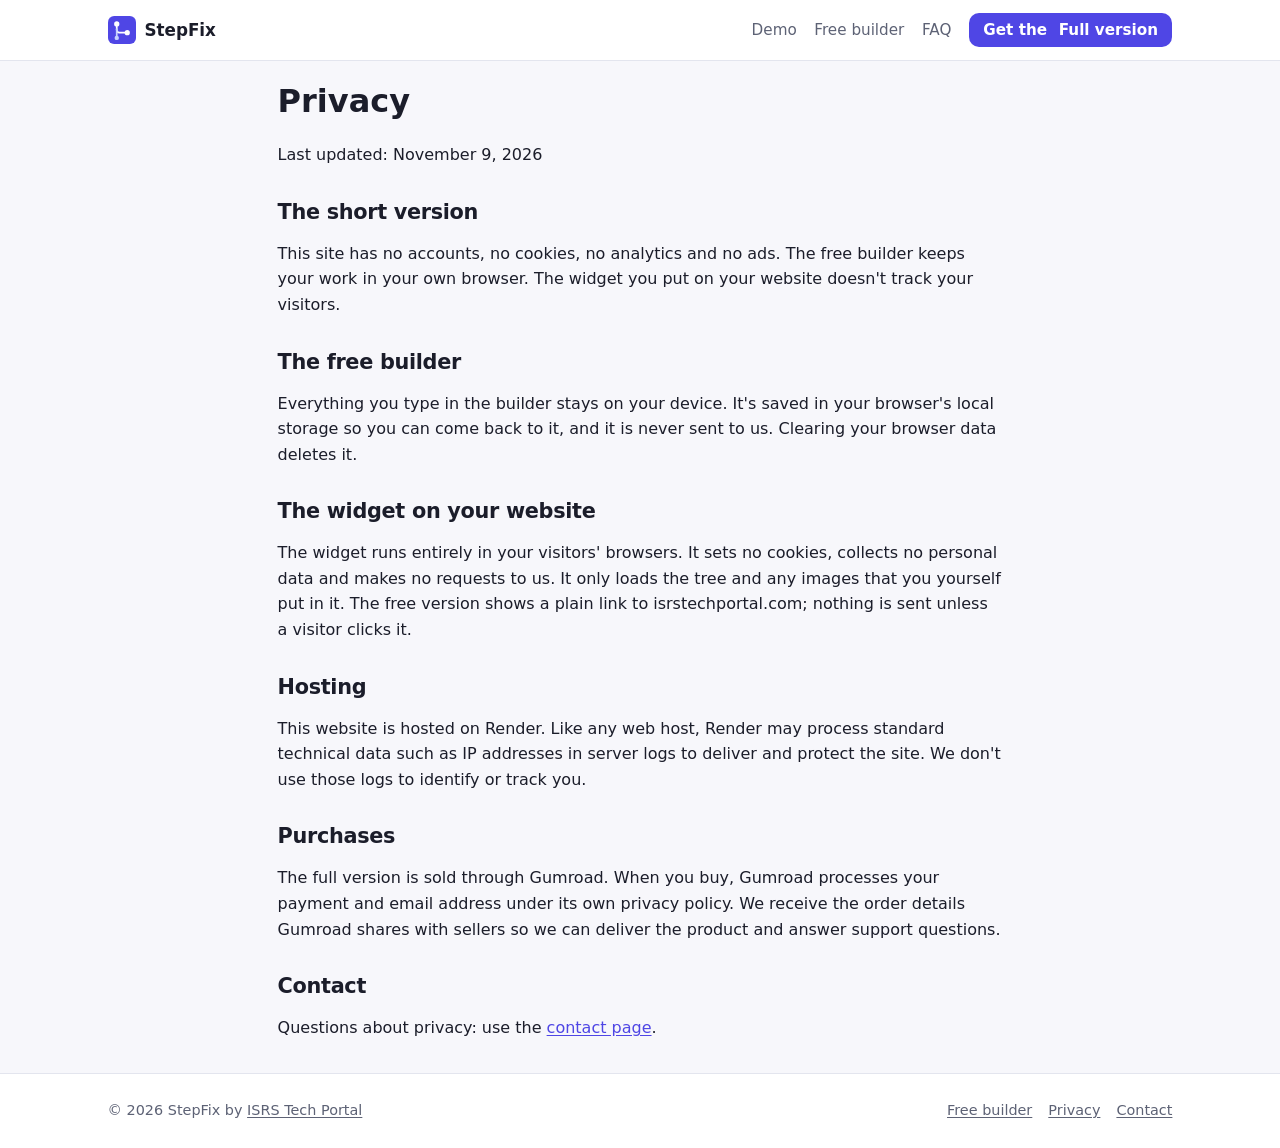
<file: privacy/index.html>
<!doctype html>
<html lang="en">
<head>
  <meta charset="utf-8">
  <meta name="viewport" content="width=device-width, initial-scale=1">
  <title>Privacy | StepFix</title>
  <meta name="description" content="How the StepFix site, free builder and widget handle your data: no accounts, no cookies, no tracking.">
  <link rel="canonical" href="https://stepfix.onrender.com/privacy/">
  <meta property="og:type" content="website">
  <meta property="og:url" content="https://stepfix.onrender.com/privacy/">
  <meta property="og:site_name" content="StepFix">
  <meta property="og:title" content="Privacy | StepFix">
  <meta property="og:description" content="How the StepFix site, free builder and widget handle your data: no accounts, no cookies, no tracking.">
  <meta property="og:image" content="https://stepfix.onrender.com/assets/img/og.png">
  <meta property="og:image:width" content="1280">
  <meta property="og:image:height" content="720">
  <meta name="twitter:card" content="summary_large_image">
  <meta name="theme-color" content="#4f46e5">
  <link rel="icon" href="/favicon.svg" type="image/svg+xml">
  <link rel="stylesheet" href="/assets/css/site.css">
</head>
<body>
<a class="skip-link" href="#main">Skip to content</a>
<header class="site-header"><div class="container">
  <a class="logo" href="/"><img src="/assets/img/favicon.svg" width="28" height="28" alt=""><span>StepFix</span></a>
  <nav class="nav" aria-label="Main">
    <a class="hide-sm" href="/#demo">Demo</a>
    <a class="hide-sm" href="/editor/">Free builder</a>
    <a class="hide-sm" href="/#faq">FAQ</a>
    <a class="btn" href="https://designstogetinspired.gumroad.com/l/stepfix"><span class="hide-sm">Get the&nbsp;</span>Full version</a>
  </nav>
</div></header>
<main id="main"><div class="container prose">
<h1>Privacy</h1>
<p>Last updated: November 9, 2026</p>
<h2>The short version</h2>
<p>This site has no accounts, no cookies, no analytics and no ads. The free builder keeps your work in your own browser. The widget you put on your website doesn't track your visitors.</p>
<h2>The free builder</h2>
<p>Everything you type in the builder stays on your device. It's saved in your browser's local storage so you can come back to it, and it is never sent to us. Clearing your browser data deletes it.</p>
<h2>The widget on your website</h2>
<p>The widget runs entirely in your visitors' browsers. It sets no cookies, collects no personal data and makes no requests to us. It only loads the tree and any images that you yourself put in it. The free version shows a plain link to isrstechportal.com; nothing is sent unless a visitor clicks it.</p>
<h2>Hosting</h2>
<p>This website is hosted on Render. Like any web host, Render may process standard technical data such as IP addresses in server logs to deliver and protect the site. We don't use those logs to identify or track you.</p>
<h2>Purchases</h2>
<p>The full version is sold through Gumroad. When you buy, Gumroad processes your payment and email address under its own privacy policy. We receive the order details Gumroad shares with sellers so we can deliver the product and answer support questions.</p>
<h2>Contact</h2>
<p>Questions about privacy: use the <a href="https://isrstechportal.onrender.com/contact/">contact page</a>.</p>
</div></main>
<footer class="site-footer"><div class="container">
  <span>&copy; 2026 StepFix by <a href="https://isrstechportal.onrender.com/">ISRS Tech Portal</a></span>
  <nav aria-label="Footer"><a href="/editor/">Free builder</a><a href="/privacy/">Privacy</a><a href="https://isrstechportal.onrender.com/contact/">Contact</a></nav>
</div></footer>
</body>
</html>
</file>
<file: assets/css/site.css>
:root{--bg:#f7f7fb;--surface:#fff;--text:#1b1d2a;--muted:#5d6275;--border:#e3e5ee;--brand:#4f46e5;--brand-dark:#3730a3;--soft:#eef0ff;--radius:14px;--shadow:0 1px 2px rgba(20,22,40,.05),0 4px 16px rgba(20,22,40,.06);--font:system-ui,-apple-system,"Segoe UI",Roboto,"Helvetica Neue",Arial,sans-serif}
*,*::before,*::after{box-sizing:border-box}
html{-webkit-text-size-adjust:100%;scroll-behavior:smooth}
body{margin:0;font-family:var(--font);color:var(--text);background:var(--bg);line-height:1.6}
img,video{max-width:100%;height:auto;display:block}
a{color:var(--brand);text-underline-offset:2px}a:hover{color:var(--brand-dark)}
:focus-visible{outline:3px solid var(--brand);outline-offset:2px;border-radius:4px}
.container{width:100%;max-width:1100px;margin:0 auto;padding:0 1.1rem}
.skip-link{position:absolute;left:-999px;top:0;background:var(--brand);color:#fff;padding:.5rem 1rem;z-index:10}.skip-link:focus{left:0}
.site-header{background:rgba(255,255,255,.92);backdrop-filter:saturate(1.4) blur(8px);border-bottom:1px solid var(--border);position:sticky;top:0;z-index:5}
.site-header .container{display:flex;align-items:center;justify-content:space-between;gap:1rem;min-height:60px}
.logo{display:flex;align-items:center;gap:.55rem;font-weight:700;color:var(--text);text-decoration:none;font-size:1.05rem}
.logo svg{width:28px;height:28px}
.nav{display:flex;gap:1.1rem;align-items:center;font-size:.95rem}
.nav a{color:var(--muted);text-decoration:none}.nav a:hover{color:var(--brand)}
.nav .btn{color:#fff;padding:.5rem .9rem}
@media(max-width:720px){.nav .hide-sm{display:none}}
.btn{display:inline-flex;align-items:center;justify-content:center;gap:.4rem;background:var(--brand);color:#fff;border:0;border-radius:10px;padding:.75rem 1.25rem;font:inherit;font-weight:600;cursor:pointer;text-decoration:none;line-height:1.2}
.btn:hover{background:var(--brand-dark);color:#fff}
.btn.secondary{background:var(--surface);color:var(--text);border:1px solid var(--border)}.btn.secondary:hover{border-color:var(--brand);color:var(--brand)}
.hero{display:grid;gap:2rem;align-items:center;padding:3rem 0 2.5rem}
@media(min-width:900px){.hero{grid-template-columns:1fr 1.15fr;padding:4rem 0 3rem}}
.hero h1{font-size:clamp(2rem,5vw,3rem);line-height:1.1;letter-spacing:-.025em;margin:0 0 1rem}
.hero p.lead{font-size:1.15rem;color:var(--muted);margin:0 0 1.5rem;max-width:34rem}
.actions{display:flex;flex-wrap:wrap;gap:.7rem}
.note{font-size:.9rem;color:var(--muted);margin:.9rem 0 0}
.video{border-radius:var(--radius);overflow:hidden;border:1px solid var(--border);box-shadow:0 20px 50px rgba(30,30,80,.18);background:#1b1d2a;aspect-ratio:16/9}
.video video{width:100%;height:100%;object-fit:cover}
section{padding:2.5rem 0}
h2{font-size:clamp(1.5rem,3.5vw,2rem);letter-spacing:-.015em;margin:0 0 .5rem;line-height:1.2}
.sub{color:var(--muted);margin:0 0 1.6rem;max-width:44rem}
.card{background:var(--surface);border:1px solid var(--border);border-radius:var(--radius);padding:1.4rem;box-shadow:var(--shadow)}
.steps{display:grid;gap:1rem;list-style:none;padding:0;margin:0;counter-reset:s}
@media(min-width:760px){.steps{grid-template-columns:repeat(3,1fr)}}
.steps li{counter-increment:s}.steps li::before{content:counter(s);display:grid;place-items:center;width:2rem;height:2rem;border-radius:50%;background:var(--brand);color:#fff;font-weight:700;margin-bottom:.6rem}
.steps h3{margin:0 0 .3rem;font-size:1.05rem}.steps p{margin:0;color:var(--muted)}
.tabs{display:flex;gap:.3rem;background:#eceef4;padding:.3rem;border-radius:12px;width:fit-content;max-width:100%;overflow-x:auto}
.tab{border:0;background:transparent;font:inherit;font-weight:600;padding:.5rem .9rem;border-radius:9px;cursor:pointer;color:var(--muted);white-space:nowrap}
.tab[aria-selected="true"]{background:#fff;color:var(--text);box-shadow:var(--shadow)}
.demo-bar{display:flex;flex-wrap:wrap;justify-content:space-between;align-items:center;gap:.8rem;margin-bottom:1rem}
label.check{display:inline-flex;align-items:center;gap:.4rem;font-weight:600;font-size:.92rem;cursor:pointer}
label.check input{width:1.05rem;height:1.05rem;accent-color:var(--brand)}
.stage{background:var(--bg);border-radius:12px;padding:1.2rem .7rem;min-height:400px}
.stage .float-note{text-align:center;color:var(--muted);margin:7rem 0}
.hidden{display:none!important}
.features{display:grid;gap:1rem}
@media(min-width:700px){.features{grid-template-columns:repeat(2,1fr)}}
@media(min-width:1000px){.features{grid-template-columns:repeat(3,1fr)}}
.features h3{margin:0 0 .3rem;font-size:1.02rem}.features p{margin:0;color:var(--muted);font-size:.95rem}
.compare{width:100%;border-collapse:collapse;background:var(--surface);border:1px solid var(--border);border-radius:var(--radius);overflow:hidden;font-size:.97rem}
.compare th,.compare td{padding:.75rem .9rem;border-bottom:1px solid var(--border);text-align:left;vertical-align:top}
.compare thead th{background:#f6f7fb;font-size:.85rem;text-transform:uppercase;letter-spacing:.04em;color:var(--muted)}
.compare td:not(:first-child),.compare th:not(:first-child){text-align:center;width:28%}
.compare tr:last-child td{border-bottom:0}
.yes{color:#0f7a43;font-weight:700}.no{color:#9aa0b4}
.table-wrap{overflow-x:auto}
.cta-band{background:linear-gradient(135deg,#4f46e5,#3730a3);color:#fff;border-radius:20px;padding:2.2rem 1.6rem;text-align:center}
.cta-band h2{color:#fff}.cta-band p{color:#e0e3ff;margin:0 auto 1.4rem;max-width:36rem}
.cta-band .btn{background:#fff;color:var(--brand-dark)}.cta-band .btn:hover{background:#eef0ff}
.cta-band .btn.ghost{background:transparent;color:#fff;border:1px solid rgba(255,255,255,.5)}
.faq details{background:var(--surface);border:1px solid var(--border);border-radius:12px;padding:.9rem 1.1rem;margin:.6rem 0}
.faq summary{font-weight:600;cursor:pointer}.faq details p{margin:.6rem 0 0;color:#33364a}
.prose{max-width:760px}.prose h1{font-size:2rem;line-height:1.2}.prose h2{font-size:1.3rem;margin-top:2rem}
.site-footer{border-top:1px solid var(--border);background:var(--surface);padding:1.6rem 0;margin-top:2rem;font-size:.9rem;color:var(--muted)}
.site-footer .container{display:flex;flex-wrap:wrap;justify-content:space-between;gap:.8rem}
.site-footer nav{display:flex;flex-wrap:wrap;gap:1rem}.site-footer a{color:var(--muted)}
@media(prefers-reduced-motion:reduce){html{scroll-behavior:auto}}
@media(max-width:520px){.logo{font-size:.95rem;white-space:nowrap}.nav .btn{padding:.45rem .75rem;font-size:.88rem;white-space:nowrap}.hero{padding-top:2rem}}
.eyebrow{font-weight:700;color:var(--brand);font-size:.95rem;letter-spacing:.02em;margin:0 0 .6rem}
.tiers{display:grid;gap:1rem;margin-top:1.2rem}@media(min-width:760px){.tiers{grid-template-columns:repeat(3,1fr)}}
.tier h3{margin:0;font-size:1.05rem}.tier .price{font-size:2rem;font-weight:800;margin:.2rem 0;letter-spacing:-.02em}.tier p{margin:0;color:var(--muted)}.tier.featured{border:2px solid var(--brand)}
</file>
